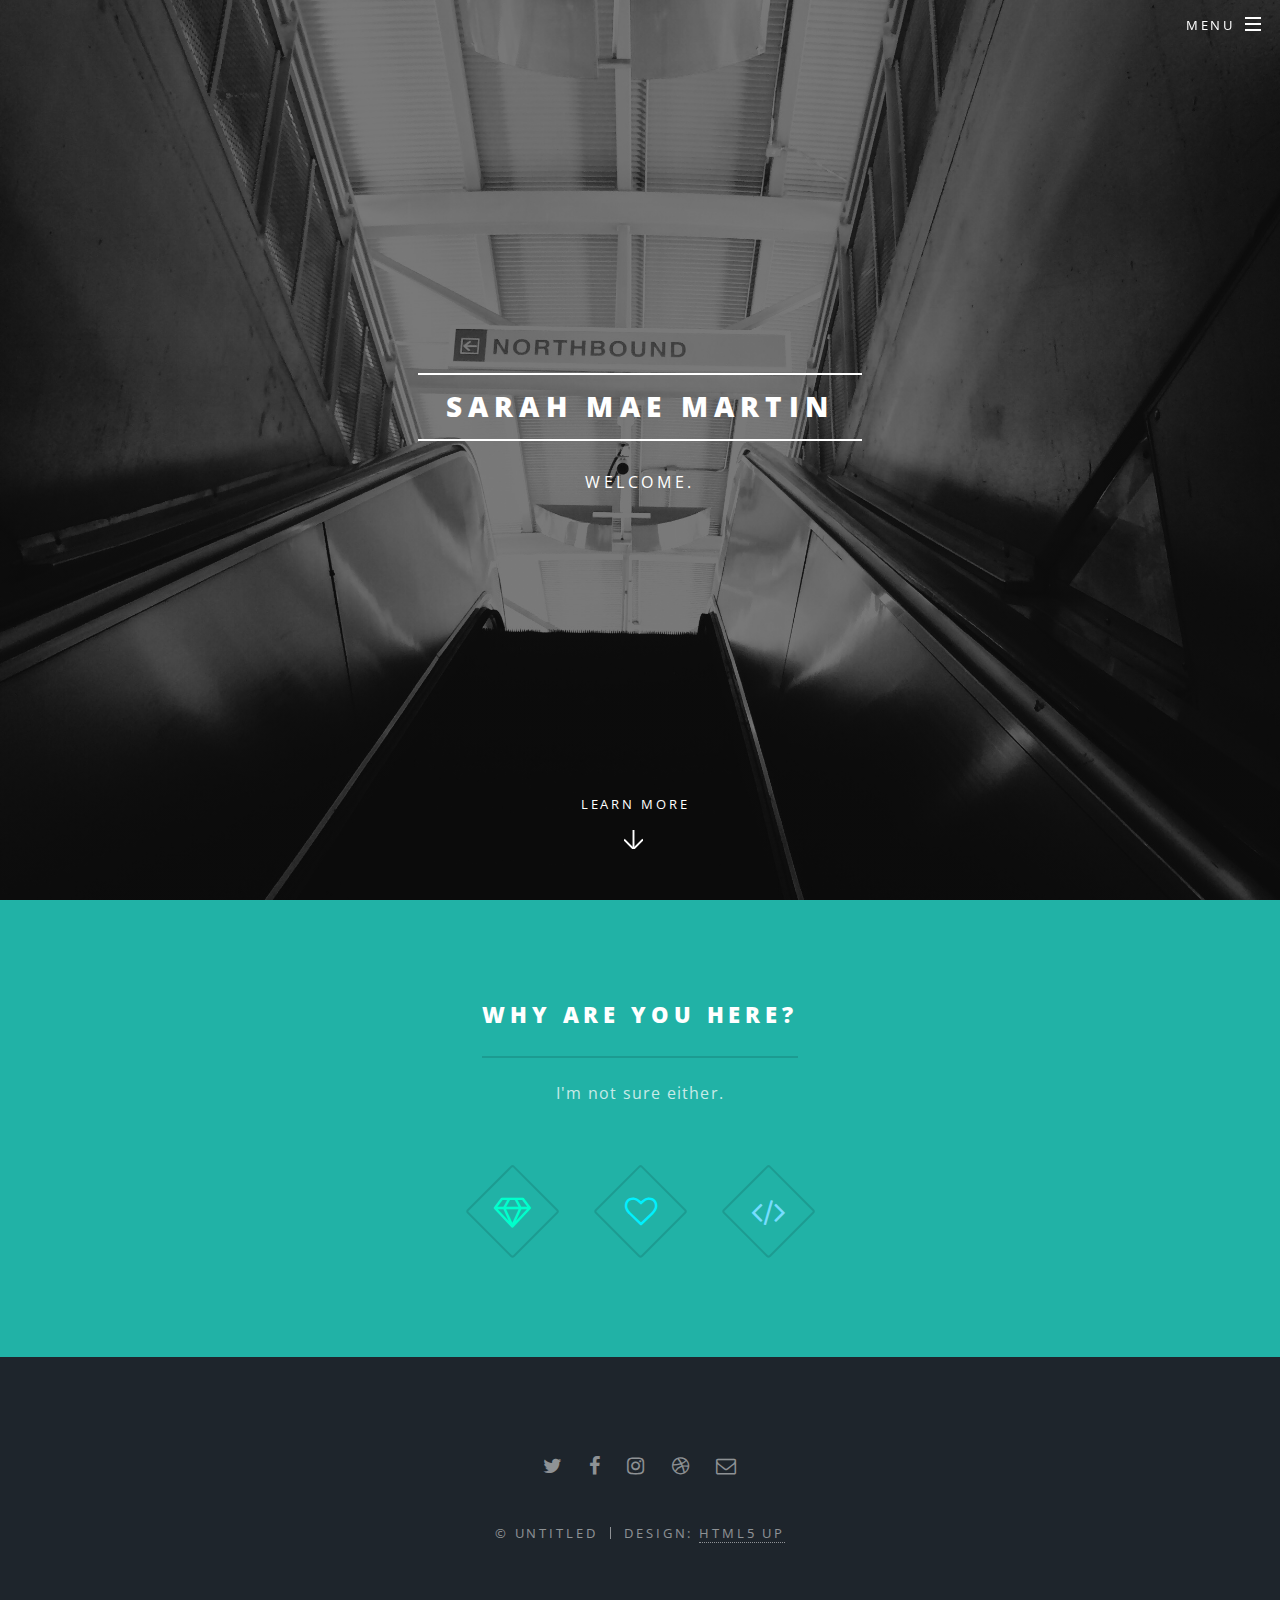
<file: index.html>
<!DOCTYPE HTML>
<!--
	Spectral by HTML5 UP
	html5up.net | @ajlkn
	Free for personal and commercial use under the CCA 3.0 license (html5up.net/license)
-->
<html>
	<head>
		<title>Sarah Mae Martin</title>
		<meta charset="utf-8" />
		<meta name="viewport" content="width=device-width, initial-scale=1" />
		<!--[if lte IE 8]><script src="assets/js/ie/html5shiv.js"></script><![endif]-->
		<link rel="stylesheet" href="assets/css/main.css" />
		<!--[if lte IE 8]><link rel="stylesheet" href="assets/css/ie8.css" /><![endif]-->
		<!--[if lte IE 9]><link rel="stylesheet" href="assets/css/ie9.css" /><![endif]-->
	</head>
	<body class="landing">

		<!-- Page Wrapper -->
			<div id="page-wrapper">

				<!-- Header -->
					<header id="header" class="alt">
						<h1><a href="index.html">Sarah Mae Martin</a></h1>
						<nav id="nav">
							<ul>
								<li class="special">
									<a href="#menu" class="menuToggle"><span>Menu</span></a>
									<div id="menu">
										<ul>
											<li><a href="index.html">Home</a></li>
											<li><a href="about/generic.html">About Me</a></li>
											<li><a href="portfolio/elements.html">Portfolio</a></li>
										</ul>
									</div>
								</li>
							</ul>
						</nav>
					</header>

				<!-- Banner -->
					<section id="banner">
						<div class="inner">
							<h2>Sarah Mae Martin</h2>
							<p>Welcome.</p>
						</div>
						<a href="#one" class="more scrolly">Learn More</a>
					</section>

				<!-- One -->
					<section id="one" class="wrapper style1 special">
						<div class="inner">
							<header class="major">
								<h2>Why are you here?</h2>
								<p>I'm not sure either.</p>
							</header>
							<ul class="icons major">
								<li><span class="icon fa-diamond major style1"><span class="label">Lorem</span></span></li>
								<li><span class="icon fa-heart-o major style2"><span class="label">Ipsum</span></span></li>
								<li><span class="icon fa-code major style3"><span class="label">Dolor</span></span></li>
							</ul>
						</div>
					</section>


				<!-- Footer -->
					<footer id="footer">
						<ul class="icons">
							<li><a href="http://marvel.com/characters/8/captain_america" class="icon fa-twitter"><span class="label">Twitter</span></a></li>
							<li><a href="http://marvel.com/characters/65/winter_soldier" class="icon fa-facebook"><span class="label">Facebook</span></a></li>
							<li><a href="http://marvel.com/characters/29/iron_man" class="icon fa-instagram"><span class="label">Instagram</span></a></li>
							<li><a href="http://dc.wikia.com/wiki/Flash:_Flashpoint" class="icon fa-dribbble"><span class="label">Dribbble</span></a></li>
							<li><a href="http://marvel.com/characters/9/captain_marvel" class="icon fa-envelope-o"><span class="label">Email</span></a></li>
						</ul>
						<ul class="copyright">
							<li>&copy; Untitled</li><li>Design: <a href="http://html5up.net">HTML5 UP</a></li>
						</ul>
					</footer>

			</div>

		<!-- Scripts -->
			<script src="assets/js/jquery.min.js"></script>
			<script src="assets/js/jquery.scrollex.min.js"></script>
			<script src="assets/js/jquery.scrolly.min.js"></script>
			<script src="assets/js/skel.min.js"></script>
			<script src="assets/js/util.js"></script>
			<!--[if lte IE 8]><script src="assets/js/ie/respond.min.js"></script><![endif]-->
			<script src="assets/js/main.js"></script>

	</body>
</html>
</file>
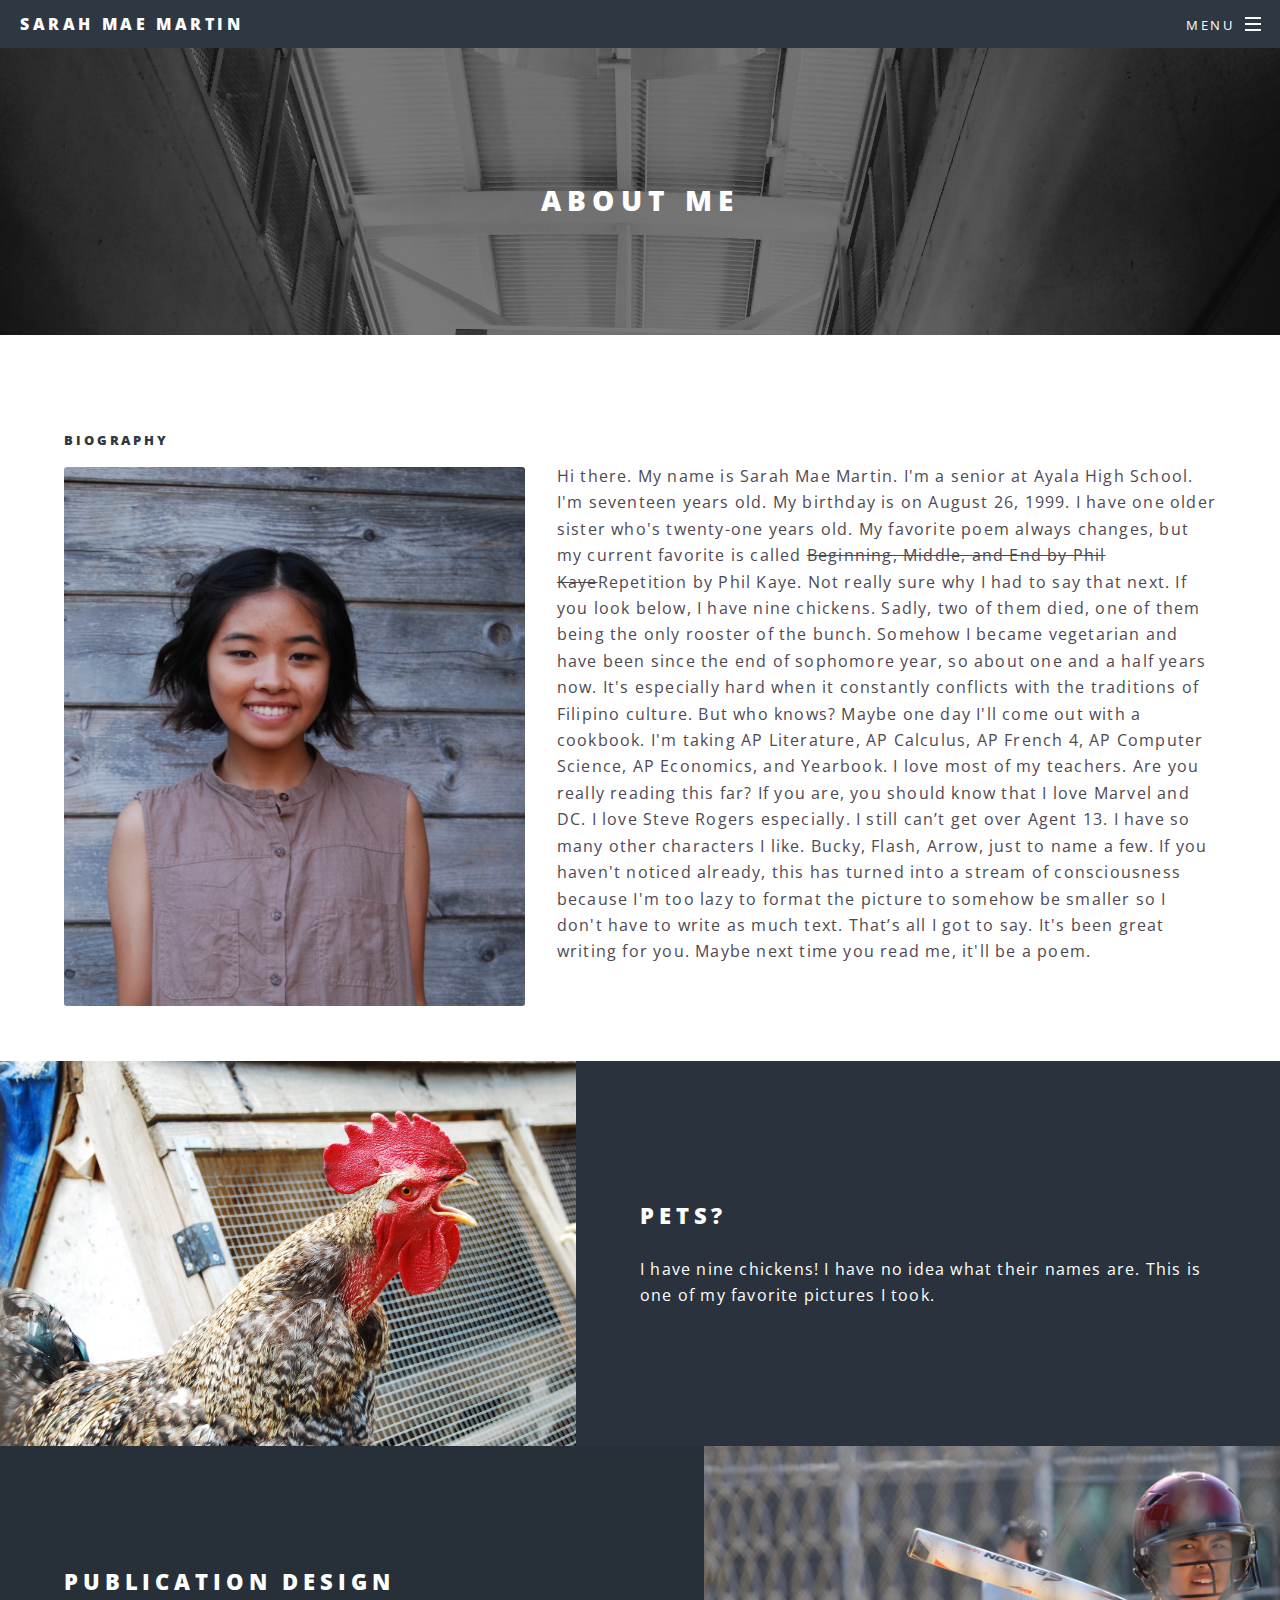
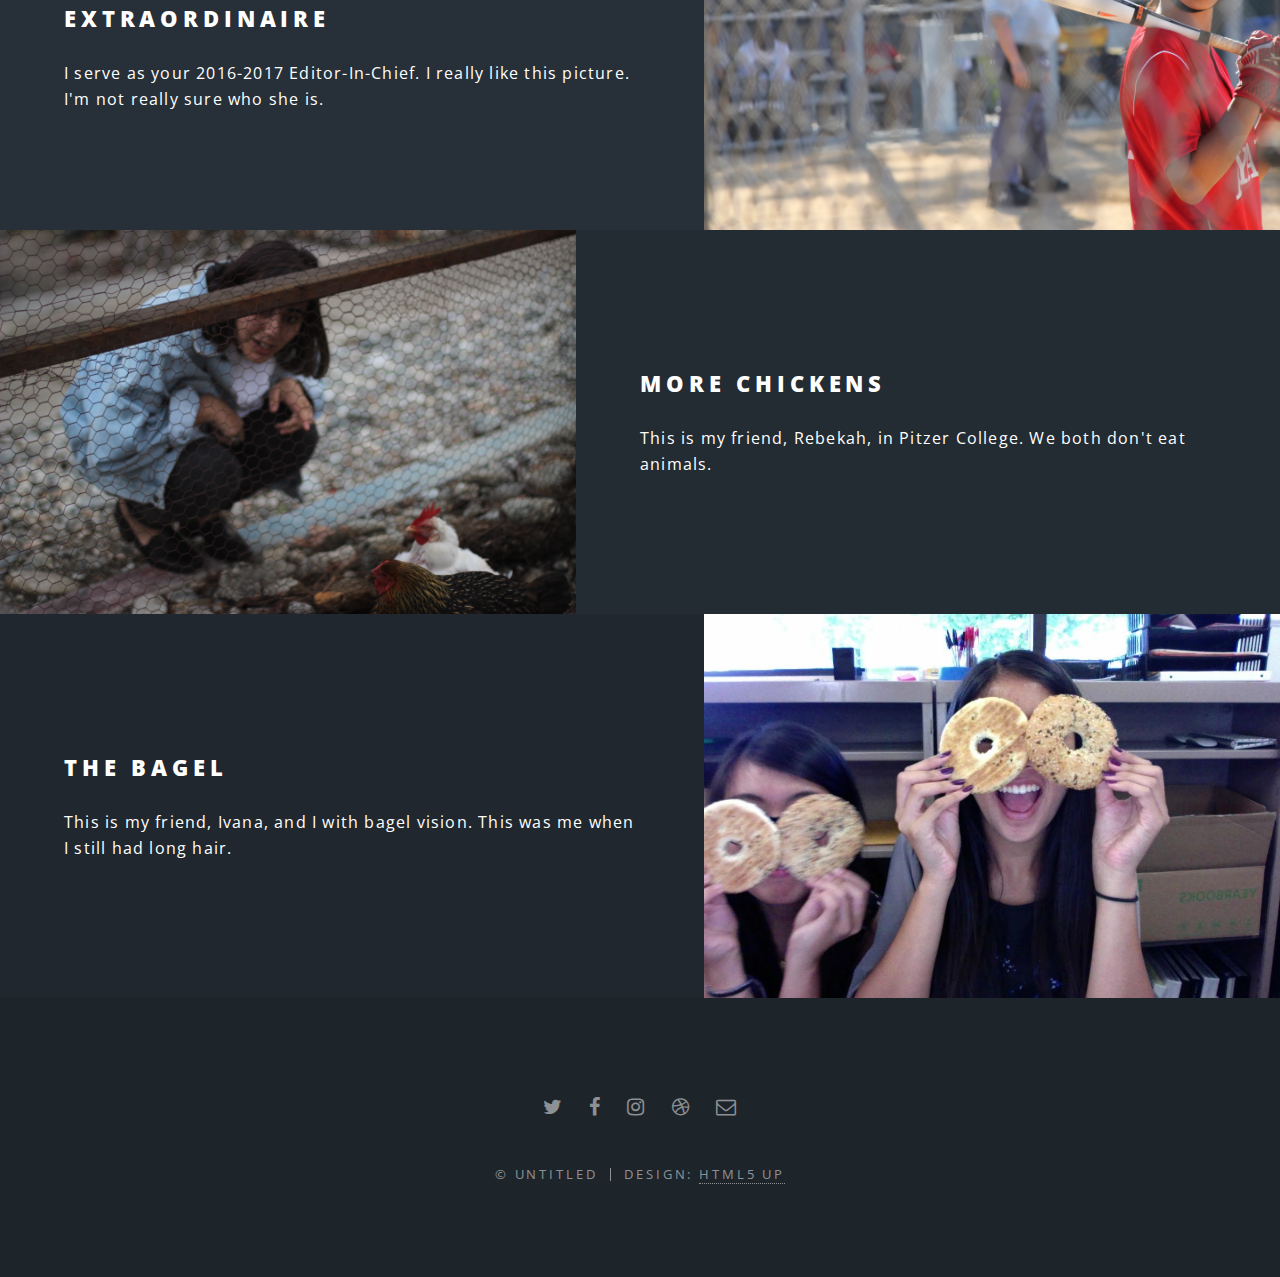
<file: about/generic.html>
<!DOCTYPE HTML>
<!--
	Spectral by HTML5 UP
	html5up.net | @ajlkn
	Free for personal and commercial use under the CCA 3.0 license (html5up.net/license)
-->
<html>
	<head>
		<title>Sarah Mae Martin</title>
		<meta charset="utf-8" />
		<meta name="viewport" content="width=device-width, initial-scale=1" />
		<!--[if lte IE 8]><script src="../assets/js/ie/html5shiv.js"></script><![endif]-->
		<link rel="stylesheet" href="../assets/css/main.css" />
		<!--[if lte IE 8]><link rel="stylesheet" href="../assets/css/ie8.css" /><![endif]-->
		<!--[if lte IE 9]><link rel="stylesheet" href="../assets/css/ie9.css" /><![endif]-->
	</head>
	<body>

		<!-- Page Wrapper -->
			<div id="page-wrapper">

				<!-- Header -->
					<header id="header">
						<h1><a href="../index.html">Sarah Mae Martin</a></h1>
						<nav id="nav">
							<ul>
								<li class="special">
									<a href="#menu" class="menuToggle"><span>Menu</span></a>
									<div id="menu">
										<ul>
											<li><a href="../index.html">Home</a></li>
											<li><a href="../about/generic.html">About Me</a></li>
											<li><a href="../portfolio/elements.html">Portfolio</a></li>
										</ul>
									</div>
								</li>
							</ul>
						</nav>
					</header>

				<!-- Main -->
					<article id="main">
						<header>
							<h2>About Me</h2>
						</header>

							<section class="wrapper style5">
								<div class="inner">
									<section>
										<h5>Biography</h5>
										<p><span class="image left"><img src="images/DSC_0762.jpg" height="25%" width="25%" alt="" /></span>Hi there. My name is Sarah Mae Martin. I'm a senior at Ayala High School. I'm seventeen years old. My birthday is on August 26, 1999. I have one older sister who's twenty-one years old. My favorite poem always changes, but my current favorite is called <s>Beginning, Middle, and End by Phil Kaye</s>Repetition by Phil Kaye. Not really sure why I had to say that next. If you look below, I have nine chickens. Sadly, two of them died, one of them being the only rooster of the bunch. Somehow I became vegetarian and have been since the end of sophomore year, so about one and a half years now. It's especially hard when it constantly conflicts with the traditions of Filipino culture. But who knows? Maybe one day I'll come out with a cookbook. I'm taking AP Literature, AP Calculus, AP French 4, AP Computer Science, AP Economics, and Yearbook. I love most of my teachers. Are you really reading this far? If you are, you should know that I love Marvel and DC. I love Steve Rogers especially. I still can’t get over Agent 13. I have so many other characters I like. Bucky, Flash, Arrow, just to name a few. If you haven't noticed already, this has turned into a stream of consciousness because I'm too lazy to format the picture to somehow be smaller so I don't have to write as much text. That’s all I got to say. It's been great writing for you. Maybe next time you read me, it'll be a poem.</p>


								</div>
							</section>
						</section>



						<section id="two" class="wrapper alt style2">
							<section class="spotlight">
								<div class="image"><img src="images/IMG_6890.jpg" alt="" /></div><div class="content">
									<h2>Pets?</h2>
									<p>I have nine chickens! I have no idea what their names are. This is one of my favorite pictures I took.</p>
								</div>
							</section>
							<section class="spotlight">
								<div class="image"><img src="images/IMG_6891.jpg" alt="" /></div><div class="content">
									<h2>Publication Design Extraordinaire</h2>
									<p>I serve as your 2016-2017 Editor-In-Chief. I really like this picture. I'm not really sure who she is.</p>
								</div>
							</section>
							<section class="spotlight">
								<div class="image"><img src="images/IMG_6892.jpg" alt="" /></div><div class="content">
									<h2>More Chickens</h2>
									<p>This is my friend, Rebekah, in Pitzer College. We both don't eat animals.</p>
								</div>
							</section>
							<section class="spotlight">
								<div class="image"><img src="images/IMG_7097.jpg" alt="" /></div><div class="content">
									<h2>The Bagel</h2>
									<p>This is my friend, Ivana, and I with bagel vision. This was me when I still had long hair.</p>
								</div>
							</section>



						</section>





					</article>

				<!-- Footer -->
					<footer id="footer">
						<ul class="icons">
							<li><a href="http://marvel.com/characters/8/captain_america" class="icon fa-twitter"><span class="label">Twitter</span></a></li>
							<li><a href="http://marvel.com/characters/65/winter_soldier" class="icon fa-facebook"><span class="label">Facebook</span></a></li>
							<li><a href="http://marvel.com/characters/29/iron_man" class="icon fa-instagram"><span class="label">Instagram</span></a></li>
							<li><a href="http://dc.wikia.com/wiki/Flash:_Flashpoint" class="icon fa-dribbble"><span class="label">Dribbble</span></a></li>
							<li><a href="http://marvel.com/characters/9/captain_marvel" class="icon fa-envelope-o"><span class="label">Email</span></a></li>
						</ul>
						<ul class="copyright">
							<li>&copy; Untitled</li><li>Design: <a href="http://html5up.net">HTML5 UP</a></li>
						</ul>
					</footer>

			</div>

		<!-- Scripts -->
			<script src="../assets/js/jquery.min.js"></script>
			<script src="../assets/js/jquery.scrollex.min.js"></script>
			<script src="../assets/js/jquery.scrolly.min.js"></script>
			<script src="../assets/js/skel.min.js"></script>
			<script src="../assets/js/util.js"></script>
			<!--[if lte IE 8]><script src="../assets/js/ie/respond.min.js"></script><![endif]-->
			<script src="../assets/js/main.js"></script>

	</body>
</html>
</file>
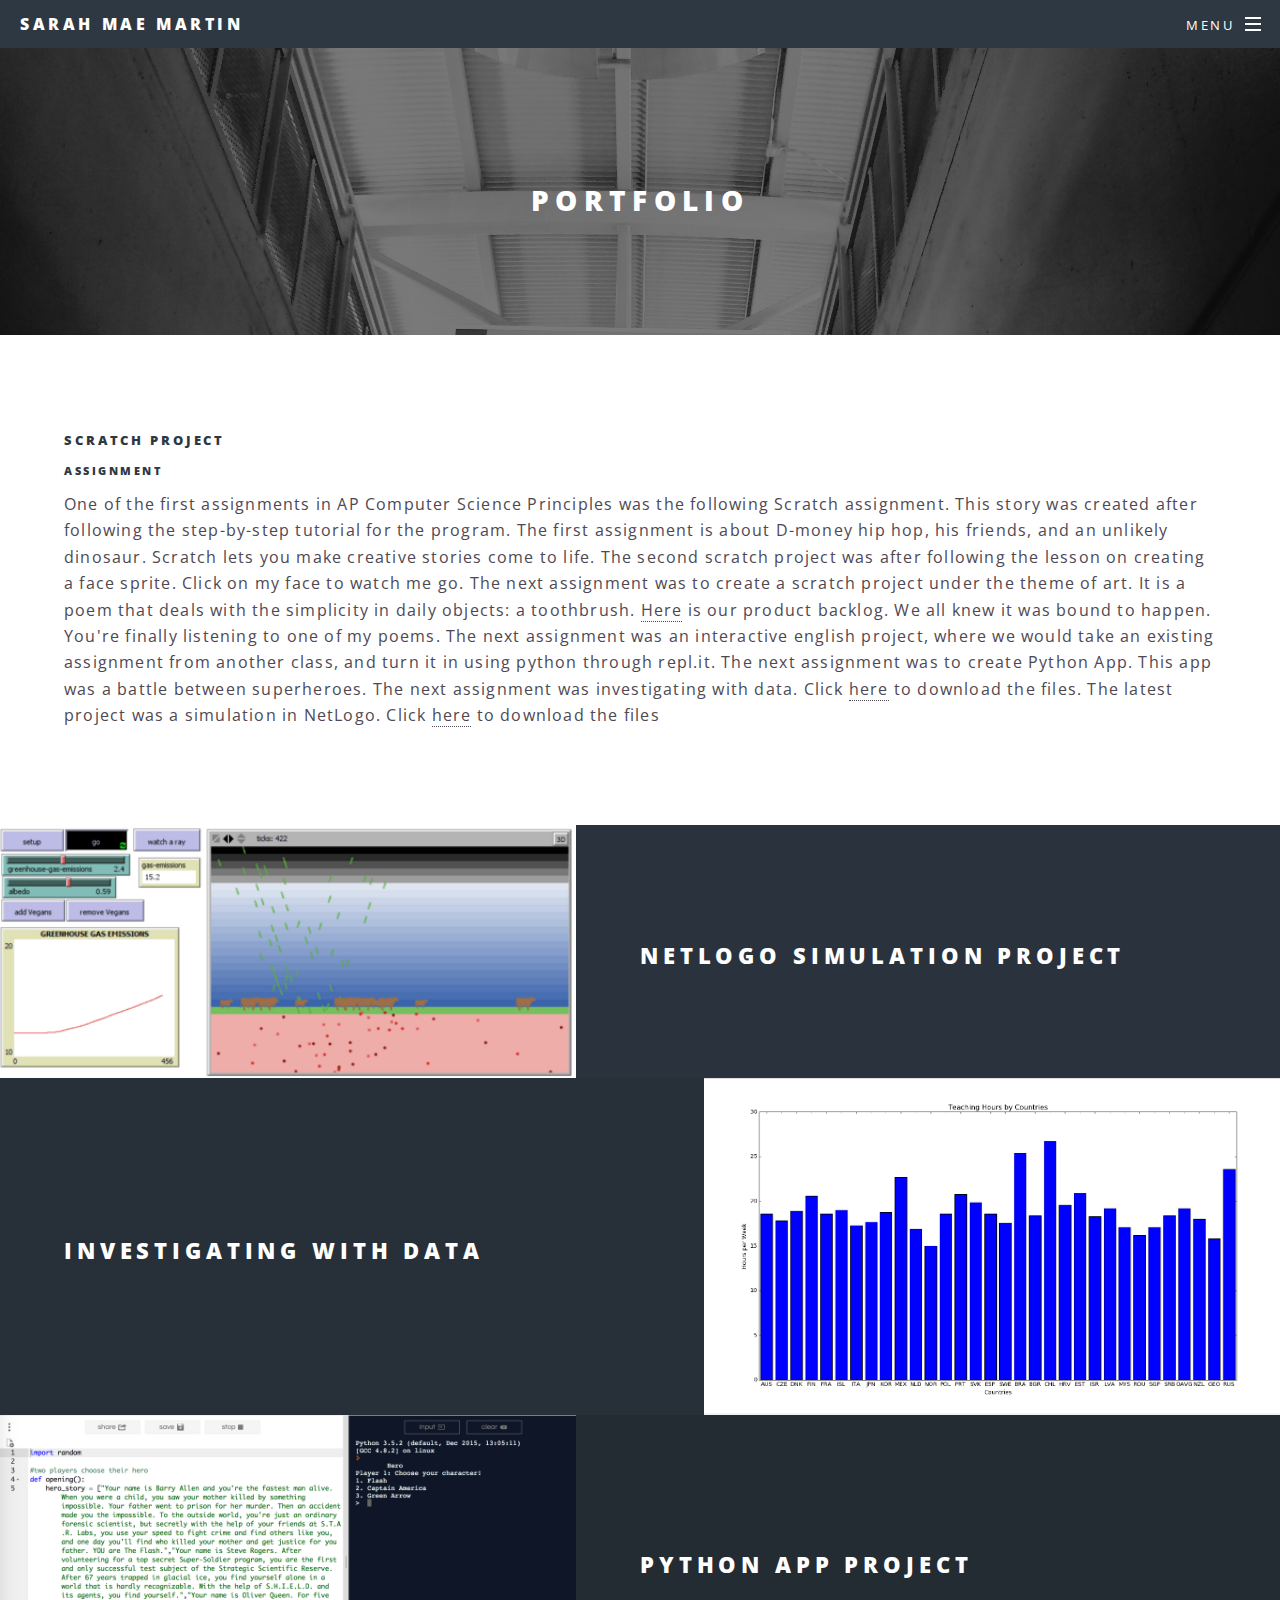
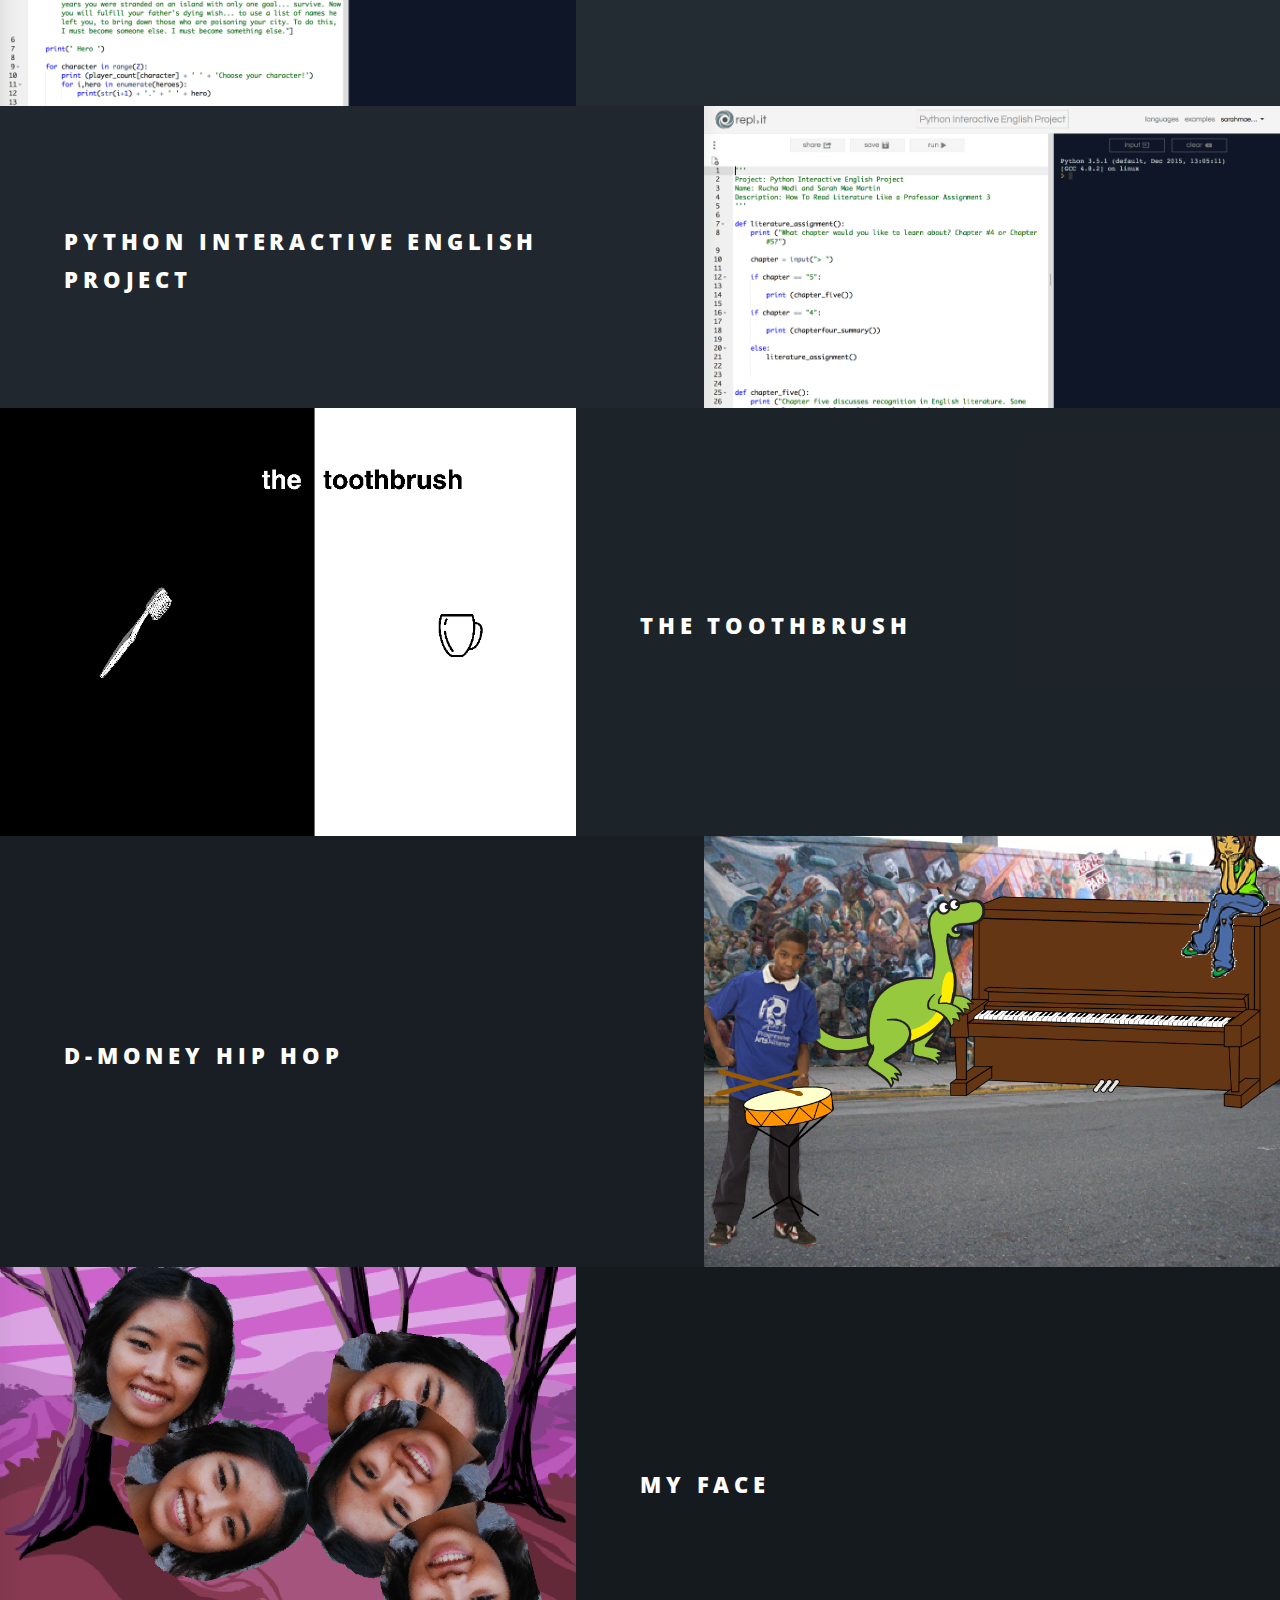
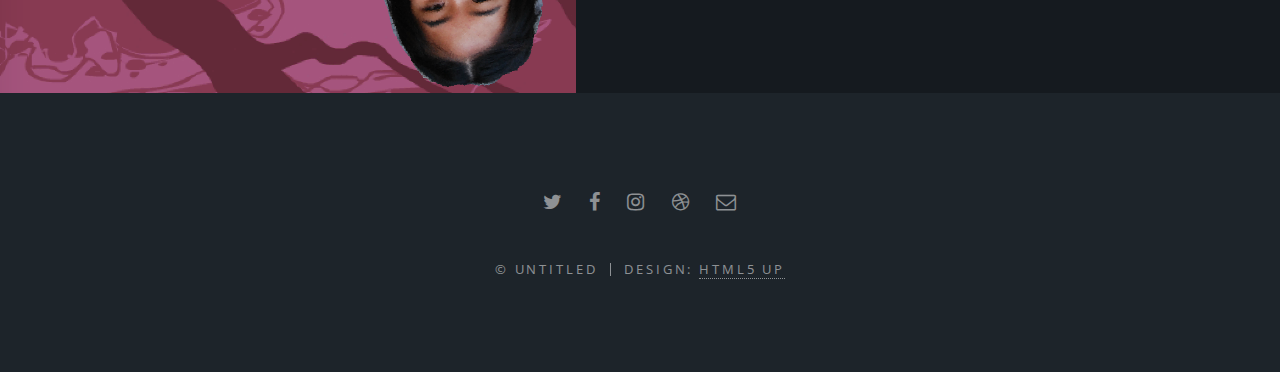
<file: portfolio/elements.html>
<!DOCTYPE HTML>
<!--
	Spectral by HTML5 UP
	html5up.net | @ajlkn
	Free for personal and commercial use under the CCA 3.0 license (html5up.net/license)
-->
<html>
	<head>
		<title>Sarah Mae Martin</title>
		<meta charset="utf-8" />
		<meta name="viewport" content="width=device-width, initial-scale=1" />
		<!--[if lte IE 8]><script src="../assets/js/ie/html5shiv.js"></script><![endif]-->
		<link rel="stylesheet" href="../assets/css/main.css" />
		<!--[if lte IE 8]><link rel="stylesheet" href="../assets/css/ie8.css" /><![endif]-->
		<!--[if lte IE 9]><link rel="stylesheet" href="../assets/css/ie9.css" /><![endif]-->
	</head>
	<body>

		<!-- Page Wrapper -->
			<div id="page-wrapper">

				<!-- Header -->
					<header id="header">
						<h1><a href="../index.html">Sarah Mae Martin</a></h1>
						<nav id="nav">
							<ul>
								<li class="special">
									<a href="#menu" class="menuToggle"><span>Menu</span></a>
									<div id="menu">
										<ul>
											<li><a href="../index.html">Home</a></li>
											<li><a href="../about/generic.html">About Me</a></li>
											<li><a href="../portfolio/elements.html">Portfolio</a></li>
										</ul>
									</div>
								</li>
							</ul>
						</nav>
					</header>

				<!-- Main -->
					<article id="main">
						<header>
							<h2>Portfolio</h2>
						</header>
						<section class="wrapper style5">
							<div class="inner">
								<section>
									<h5>Scratch Project</h5>
									<h6>Assignment</h6>
									<p>One of the first assignments in AP Computer Science Principles was the following Scratch assignment. This story was created after following the step-by-step tutorial for the program. The first assignment is about D-money hip hop, his friends, and an unlikely dinosaur. Scratch lets you make creative stories come to life. The second scratch project was after following the lesson on creating a face sprite. Click on my face to watch me go. The next assignment was to create a scratch project under the theme of art. It is a poem that deals with the simplicity in daily objects: a toothbrush. <a href="../portfolio/backlog/backlog.xlsx">Here</a> is our product backlog. We all knew it was bound to happen. You're finally listening to one of my poems. The next assignment was an interactive english project, where we would take an existing assignment from another class, and turn it in using python through repl.it. The next assignment was to create Python App. This app was a battle between superheroes. The next assignment was investigating with data. Click <a href="../portfolio/visualization/3.2.7.kayleehernandez.sarahmaemartin.zip">here</a> to download the files. The latest project was a simulation in NetLogo. Click <a href="../portfolio/netlogo/4.2.3SarahMaeMartin&AngelinKim.zip">here</a> to download the files</p></section>
							</div>

					</article>
					<section id="two" class="wrapper alt style2">
							<section class="spotlight">
							<div class="image"><img src="netlogo/simulation.png" alt="" /></div><div class="content"></a>
								<h2>NetLogo Simulation Project</h2>
							</div>
						</section>
						
						<section class="spotlight">
							<div class="image"><img src="visualization/chart.PNG" alt="" /></div><div class="content"></a>
								<h2>Investigating with Data</h2>
							</div>
						</section>

						<section class="spotlight">
							<div class="image"><a href="https://repl.it/DwiG/56"><img src="images/hero.png" alt="" /></div><div class="content"></a>
								<h2>Python App Project</h2>

							</div>
						</section>
						
						<section class="spotlight">
							<div class="image"><a href="https://repl.it/DdT1/48"><img src="images/python.png" alt="" /></div><div class="content"></a>
								<h2>Python Interactive English Project</h2>

							</div>
						</section>

						<section class="spotlight">
							<div class="image"><a href="https://scratch.mit.edu/projects/120027337/"><img src="images/art.png" alt="" /></div><div class="content"></a>
								<h2>The Toothbrush</h2>

							</div>
						</section>
						<section class="spotlight">
							<div class="image"><a href="https://scratch.mit.edu/projects/119002933/"><img src="images/dino/dino.png" alt="" /></div><div class="content"></a>
								<h2>D-Money Hip Hop</h2>

							</div>
						</section>
						<section class="spotlight">
							<div class="image"><a href="https://scratch.mit.edu/projects/119010749/"><img src="images/me/me.png" alt="" /></div><div class="content"></a>
								<h2>My Face</h2>

							</div>
						</section>



				<!-- Footer -->
					<footer id="footer">
						<ul class="icons">
							<li><a href="http://marvel.com/characters/8/captain_america" class="icon fa-twitter"><span class="label">Twitter</span></a></li>
							<li><a href="http://marvel.com/characters/65/winter_soldier" class="icon fa-facebook"><span class="label">Facebook</span></a></li>
							<li><a href="http://marvel.com/characters/29/iron_man" class="icon fa-instagram"><span class="label">Instagram</span></a></li>
							<li><a href="http://dc.wikia.com/wiki/Flash:_Flashpoint" class="icon fa-dribbble"><span class="label">Dribbble</span></a></li>
							<li><a href="http://marvel.com/characters/9/captain_marvel" class="icon fa-envelope-o"><span class="label">Email</span></a></li>
						</ul>
						<ul class="copyright">
							<li>&copy; Untitled</li><li>Design: <a href="http://html5up.net">HTML5 UP</a></li>
						</ul>
					</footer>

			</div>

		<!-- Scripts -->
			<script src="../assets/js/jquery.min.js"></script>
			<script src="../assets/js/jquery.scrollex.min.js"></script>
			<script src="../assets/js/jquery.scrolly.min.js"></script>
			<script src="../assets/js/skel.min.js"></script>
			<script src="../assets/js/util.js"></script>
			<!--[if lte IE 8]><script src="../assets/js/ie/respond.min.js"></script><![endif]-->
			<script src="../assets/js/main.js"></script>

	</body>
</html>
</file>
<file: assets/css/ie8.css>
/*
	Spectral by HTML5 UP
	html5up.net | @ajlkn
	Free for personal and commercial use under the CCA 3.0 license (html5up.net/license)
*/

/* Icon */

	.icon.major {
		border: none;
	}

		.icon.major:before {
			font-size: 3em;
		}

/* Form */

	label {
		color: #2E3842;
	}

	input[type="text"],
	input[type="password"],
	input[type="email"],
	select,
	textarea {
		border: solid 1px #dfdfdf;
	}

/* Button */

	input[type="submit"],
	input[type="reset"],
	input[type="button"],
	button,
	.button {
		border: solid 2px #dfdfdf;
	}

		input[type="submit"].special,
		input[type="reset"].special,
		input[type="button"].special,
		button.special,
		.button.special {
			border: 0 !important;
		}

/* Page Wrapper + Menu */

	#menu {
		display: none;
	}

	body.is-menu-visible #menu {
		display: block;
	}

/* Header */

	#header nav > ul > li > a.menuToggle:after {
		display: none;
	}

/* Banner + Wrapper (style4) */

	#banner,
	.wrapper.style4 {
		-ms-behavior: url("assets/js/ie/backgroundsize.min.htc");
	}

		#banner:before,
		.wrapper.style4:before {
			display: none;
		}

/* Banner */

	#banner .more {
		height: 4em;
	}

		#banner .more:after {
			display: none;
		}

/* Main */

	#main > header {
		-ms-behavior: url("assets/js/ie/backgroundsize.min.htc");
	}

		#main > header:before {
			display: none;
		}
</file>
<file: assets/css/ie9.css>
/*
	Spectral by HTML5 UP
	html5up.net | @ajlkn
	Free for personal and commercial use under the CCA 3.0 license (html5up.net/license)
*/

/* Spotlight */

	.spotlight {
		display: block;
	}

		.spotlight .image {
			display: inline-block;
			vertical-align: top;
		}

		.spotlight .content {
			padding: 4em 4em 2em 4em ;
			display: inline-block;
		}

		.spotlight:after {
			clear: both;
			content: '';
			display: block;
		}

/* Features */

	.features {
		display: block;
	}

		.features li {
			float: left;
		}

		.features:after {
			content: '';
			display: block;
			clear: both;
		}

/* Banner + Wrapper (style4) */

	#banner,
	.wrapper.style4 {
		background-image: url("../../images/banner.jpg");
		background-position: center center;
		background-repeat: no-repeat;
		background-size: cover;
		position: relative;
	}

		#banner:before,
		.wrapper.style4:before {
			background: #000000;
			content: '';
			height: 100%;
			left: 0;
			opacity: 0.5;
			position: absolute;
			top: 0;
			width: 100%;
		}

		#banner .inner,
		.wrapper.style4 .inner {
			position: relative;
			z-index: 1;
		}

/* Banner */

	#banner {
		padding: 14em 0 12em 0 ;
		height: auto;
	}

		#banner:after {
			display: none;
		}

/* CTA */

	#cta .inner header {
		float: left;
	}

	#cta .inner .actions {
		float: left;
	}

	#cta .inner:after {
		clear: both;
		content: '';
		display: block;
	}

/* Main */

	#main > header {
		background-image: url("../../images/banner.jpg");
		background-position: center center;
		background-repeat: no-repeat;
		background-size: cover;
		position: relative;
	}

		#main > header:before {
			background: #000000;
			content: '';
			height: 100%;
			left: 0;
			opacity: 0.5;
			position: absolute;
			top: 0;
			width: 100%;
		}

		#main > header > * {
			position: relative;
			z-index: 1;
		}
</file>
<file: assets/css/main.css>
@import url(font-awesome.min.css);
@import url("http://fonts.googleapis.com/css?family=Open+Sans:400,400italic,600,600italic,800,800italic");

/*
	Spectral by HTML5 UP
	html5up.net | @ajlkn
	Free for personal and commercial use under the CCA 3.0 license (html5up.net/license)
*/

/* Reset */

	html, body, div, span, applet, object, iframe, h1, h2, h3, h4, h5, h6, p, blockquote, pre, a, abbr, acronym, address, big, cite, code, del, dfn, em, img, ins, kbd, q, s, samp, small, strike, strong, sub, sup, tt, var, b, u, i, center, dl, dt, dd, ol, ul, li, fieldset, form, label, legend, table, caption, tbody, tfoot, thead, tr, th, td, article, aside, canvas, details, embed, figure, figcaption, footer, header, hgroup, menu, nav, output, ruby, section, summary, time, mark, audio, video {
		margin: 0;
		padding: 0;
		border: 0;
		font-size: 100%;
		font: inherit;
		vertical-align: baseline;
	}

	article, aside, details, figcaption, figure, footer, header, hgroup, menu, nav, section {
		display: block;
	}

	body {
		line-height: 1;
	}

	ol, ul {
		list-style: none;
	}

	blockquote, q {
		quotes: none;
	}


	blockquote:before, blockquote:after, q:before, q:after {
		content: '';
		content: none;
	}

	table {
		border-collapse: collapse;
		border-spacing: 0;
	}

	body {
		-webkit-text-size-adjust: none;
	}

/* Box Model */

	*, *:before, *:after {
		-moz-box-sizing: border-box;
		-webkit-box-sizing: border-box;
		box-sizing: border-box;
	}

/* Grid */

	.row {
		border-bottom: solid 1px transparent;
		-moz-box-sizing: border-box;
		-webkit-box-sizing: border-box;
		box-sizing: border-box;
	}

	.row > * {
		float: left;
		-moz-box-sizing: border-box;
		-webkit-box-sizing: border-box;
		box-sizing: border-box;
	}

	.row:after, .row:before {
		content: '';
		display: block;
		clear: both;
		height: 0;
	}

	.row.uniform > * > :first-child {
		margin-top: 0;
	}

	.row.uniform > * > :last-child {
		margin-bottom: 0;
	}

	.row.\30 \25 > * {
		padding: 0 0 0 0em;
	}

	.row.\30 \25 {
		margin: 0 0 -1px 0em;
	}

	.row.uniform.\30 \25 > * {
		padding: 0em 0 0 0em;
	}

	.row.uniform.\30 \25 {
		margin: 0em 0 -1px 0em;
	}

	.row > * {
		padding: 0 0 0 1.5em;
	}

	.row {
		margin: 0 0 -1px -1.5em;
	}

	.row.uniform > * {
		padding: 1.5em 0 0 1.5em;
	}

	.row.uniform {
		margin: -1.5em 0 -1px -1.5em;
	}

	.row.\32 00\25 > * {
		padding: 0 0 0 3em;
	}

	.row.\32 00\25 {
		margin: 0 0 -1px -3em;
	}

	.row.uniform.\32 00\25 > * {
		padding: 3em 0 0 3em;
	}

	.row.uniform.\32 00\25 {
		margin: -3em 0 -1px -3em;
	}

	.row.\31 50\25 > * {
		padding: 0 0 0 2.25em;
	}

	.row.\31 50\25 {
		margin: 0 0 -1px -2.25em;
	}

	.row.uniform.\31 50\25 > * {
		padding: 2.25em 0 0 2.25em;
	}

	.row.uniform.\31 50\25 {
		margin: -2.25em 0 -1px -2.25em;
	}

	.row.\35 0\25 > * {
		padding: 0 0 0 0.75em;
	}

	.row.\35 0\25 {
		margin: 0 0 -1px -0.75em;
	}

	.row.uniform.\35 0\25 > * {
		padding: 0.75em 0 0 0.75em;
	}

	.row.uniform.\35 0\25 {
		margin: -0.75em 0 -1px -0.75em;
	}

	.row.\32 5\25 > * {
		padding: 0 0 0 0.375em;
	}

	.row.\32 5\25 {
		margin: 0 0 -1px -0.375em;
	}

	.row.uniform.\32 5\25 > * {
		padding: 0.375em 0 0 0.375em;
	}

	.row.uniform.\32 5\25 {
		margin: -0.375em 0 -1px -0.375em;
	}

	.\31 2u, .\31 2u\24 {
		width: 100%;
		clear: none;
		margin-left: 0;
	}

	.\31 1u, .\31 1u\24 {
		width: 91.6666666667%;
		clear: none;
		margin-left: 0;
	}

	.\31 0u, .\31 0u\24 {
		width: 83.3333333333%;
		clear: none;
		margin-left: 0;
	}

	.\39 u, .\39 u\24 {
		width: 75%;
		clear: none;
		margin-left: 0;
	}

	.\38 u, .\38 u\24 {
		width: 66.6666666667%;
		clear: none;
		margin-left: 0;
	}

	.\37 u, .\37 u\24 {
		width: 58.3333333333%;
		clear: none;
		margin-left: 0;
	}

	.\36 u, .\36 u\24 {
		width: 50%;
		clear: none;
		margin-left: 0;
	}

	.\35 u, .\35 u\24 {
		width: 41.6666666667%;
		clear: none;
		margin-left: 0;
	}

	.\34 u, .\34 u\24 {
		width: 33.3333333333%;
		clear: none;
		margin-left: 0;
	}

	.\33 u, .\33 u\24 {
		width: 25%;
		clear: none;
		margin-left: 0;
	}

	.\32 u, .\32 u\24 {
		width: 16.6666666667%;
		clear: none;
		margin-left: 0;
	}

	.\31 u, .\31 u\24 {
		width: 8.3333333333%;
		clear: none;
		margin-left: 0;
	}

	.\31 2u\24 + *,
	.\31 1u\24 + *,
	.\31 0u\24 + *,
	.\39 u\24 + *,
	.\38 u\24 + *,
	.\37 u\24 + *,
	.\36 u\24 + *,
	.\35 u\24 + *,
	.\34 u\24 + *,
	.\33 u\24 + *,
	.\32 u\24 + *,
	.\31 u\24 + * {
		clear: left;
	}

	.\-11u {
		margin-left: 91.66667%;
	}

	.\-10u {
		margin-left: 83.33333%;
	}

	.\-9u {
		margin-left: 75%;
	}

	.\-8u {
		margin-left: 66.66667%;
	}

	.\-7u {
		margin-left: 58.33333%;
	}

	.\-6u {
		margin-left: 50%;
	}

	.\-5u {
		margin-left: 41.66667%;
	}

	.\-4u {
		margin-left: 33.33333%;
	}

	.\-3u {
		margin-left: 25%;
	}

	.\-2u {
		margin-left: 16.66667%;
	}

	.\-1u {
		margin-left: 8.33333%;
	}

	@media screen and (max-width: 1680px) {

		.row > * {
			padding: 0 0 0 1.5em;
		}

		.row {
			margin: 0 0 -1px -1.5em;
		}

		.row.uniform > * {
			padding: 1.5em 0 0 1.5em;
		}

		.row.uniform {
			margin: -1.5em 0 -1px -1.5em;
		}

		.row.\32 00\25 > * {
			padding: 0 0 0 3em;
		}

		.row.\32 00\25 {
			margin: 0 0 -1px -3em;
		}

		.row.uniform.\32 00\25 > * {
			padding: 3em 0 0 3em;
		}

		.row.uniform.\32 00\25 {
			margin: -3em 0 -1px -3em;
		}

		.row.\31 50\25 > * {
			padding: 0 0 0 2.25em;
		}

		.row.\31 50\25 {
			margin: 0 0 -1px -2.25em;
		}

		.row.uniform.\31 50\25 > * {
			padding: 2.25em 0 0 2.25em;
		}

		.row.uniform.\31 50\25 {
			margin: -2.25em 0 -1px -2.25em;
		}

		.row.\35 0\25 > * {
			padding: 0 0 0 0.75em;
		}

		.row.\35 0\25 {
			margin: 0 0 -1px -0.75em;
		}

		.row.uniform.\35 0\25 > * {
			padding: 0.75em 0 0 0.75em;
		}

		.row.uniform.\35 0\25 {
			margin: -0.75em 0 -1px -0.75em;
		}

		.row.\32 5\25 > * {
			padding: 0 0 0 0.375em;
		}

		.row.\32 5\25 {
			margin: 0 0 -1px -0.375em;
		}

		.row.uniform.\32 5\25 > * {
			padding: 0.375em 0 0 0.375em;
		}

		.row.uniform.\32 5\25 {
			margin: -0.375em 0 -1px -0.375em;
		}

		.\31 2u\28xlarge\29, .\31 2u\24\28xlarge\29 {
			width: 100%;
			clear: none;
			margin-left: 0;
		}

		.\31 1u\28xlarge\29, .\31 1u\24\28xlarge\29 {
			width: 91.6666666667%;
			clear: none;
			margin-left: 0;
		}

		.\31 0u\28xlarge\29, .\31 0u\24\28xlarge\29 {
			width: 83.3333333333%;
			clear: none;
			margin-left: 0;
		}

		.\39 u\28xlarge\29, .\39 u\24\28xlarge\29 {
			width: 75%;
			clear: none;
			margin-left: 0;
		}

		.\38 u\28xlarge\29, .\38 u\24\28xlarge\29 {
			width: 66.6666666667%;
			clear: none;
			margin-left: 0;
		}

		.\37 u\28xlarge\29, .\37 u\24\28xlarge\29 {
			width: 58.3333333333%;
			clear: none;
			margin-left: 0;
		}

		.\36 u\28xlarge\29, .\36 u\24\28xlarge\29 {
			width: 50%;
			clear: none;
			margin-left: 0;
		}

		.\35 u\28xlarge\29, .\35 u\24\28xlarge\29 {
			width: 41.6666666667%;
			clear: none;
			margin-left: 0;
		}

		.\34 u\28xlarge\29, .\34 u\24\28xlarge\29 {
			width: 33.3333333333%;
			clear: none;
			margin-left: 0;
		}

		.\33 u\28xlarge\29, .\33 u\24\28xlarge\29 {
			width: 25%;
			clear: none;
			margin-left: 0;
		}

		.\32 u\28xlarge\29, .\32 u\24\28xlarge\29 {
			width: 16.6666666667%;
			clear: none;
			margin-left: 0;
		}

		.\31 u\28xlarge\29, .\31 u\24\28xlarge\29 {
			width: 8.3333333333%;
			clear: none;
			margin-left: 0;
		}

		.\31 2u\24\28xlarge\29 + *,
		.\31 1u\24\28xlarge\29 + *,
		.\31 0u\24\28xlarge\29 + *,
		.\39 u\24\28xlarge\29 + *,
		.\38 u\24\28xlarge\29 + *,
		.\37 u\24\28xlarge\29 + *,
		.\36 u\24\28xlarge\29 + *,
		.\35 u\24\28xlarge\29 + *,
		.\34 u\24\28xlarge\29 + *,
		.\33 u\24\28xlarge\29 + *,
		.\32 u\24\28xlarge\29 + *,
		.\31 u\24\28xlarge\29 + * {
			clear: left;
		}

		.\-11u\28xlarge\29 {
			margin-left: 91.66667%;
		}

		.\-10u\28xlarge\29 {
			margin-left: 83.33333%;
		}

		.\-9u\28xlarge\29 {
			margin-left: 75%;
		}

		.\-8u\28xlarge\29 {
			margin-left: 66.66667%;
		}

		.\-7u\28xlarge\29 {
			margin-left: 58.33333%;
		}

		.\-6u\28xlarge\29 {
			margin-left: 50%;
		}

		.\-5u\28xlarge\29 {
			margin-left: 41.66667%;
		}

		.\-4u\28xlarge\29 {
			margin-left: 33.33333%;
		}

		.\-3u\28xlarge\29 {
			margin-left: 25%;
		}

		.\-2u\28xlarge\29 {
			margin-left: 16.66667%;
		}

		.\-1u\28xlarge\29 {
			margin-left: 8.33333%;
		}

	}

	@media screen and (max-width: 1280px) {

		.row > * {
			padding: 0 0 0 1.5em;
		}

		.row {
			margin: 0 0 -1px -1.5em;
		}

		.row.uniform > * {
			padding: 1.5em 0 0 1.5em;
		}

		.row.uniform {
			margin: -1.5em 0 -1px -1.5em;
		}

		.row.\32 00\25 > * {
			padding: 0 0 0 3em;
		}

		.row.\32 00\25 {
			margin: 0 0 -1px -3em;
		}

		.row.uniform.\32 00\25 > * {
			padding: 3em 0 0 3em;
		}

		.row.uniform.\32 00\25 {
			margin: -3em 0 -1px -3em;
		}

		.row.\31 50\25 > * {
			padding: 0 0 0 2.25em;
		}

		.row.\31 50\25 {
			margin: 0 0 -1px -2.25em;
		}

		.row.uniform.\31 50\25 > * {
			padding: 2.25em 0 0 2.25em;
		}

		.row.uniform.\31 50\25 {
			margin: -2.25em 0 -1px -2.25em;
		}

		.row.\35 0\25 > * {
			padding: 0 0 0 0.75em;
		}

		.row.\35 0\25 {
			margin: 0 0 -1px -0.75em;
		}

		.row.uniform.\35 0\25 > * {
			padding: 0.75em 0 0 0.75em;
		}

		.row.uniform.\35 0\25 {
			margin: -0.75em 0 -1px -0.75em;
		}

		.row.\32 5\25 > * {
			padding: 0 0 0 0.375em;
		}

		.row.\32 5\25 {
			margin: 0 0 -1px -0.375em;
		}

		.row.uniform.\32 5\25 > * {
			padding: 0.375em 0 0 0.375em;
		}

		.row.uniform.\32 5\25 {
			margin: -0.375em 0 -1px -0.375em;
		}

		.\31 2u\28large\29, .\31 2u\24\28large\29 {
			width: 100%;
			clear: none;
			margin-left: 0;
		}

		.\31 1u\28large\29, .\31 1u\24\28large\29 {
			width: 91.6666666667%;
			clear: none;
			margin-left: 0;
		}

		.\31 0u\28large\29, .\31 0u\24\28large\29 {
			width: 83.3333333333%;
			clear: none;
			margin-left: 0;
		}

		.\39 u\28large\29, .\39 u\24\28large\29 {
			width: 75%;
			clear: none;
			margin-left: 0;
		}

		.\38 u\28large\29, .\38 u\24\28large\29 {
			width: 66.6666666667%;
			clear: none;
			margin-left: 0;
		}

		.\37 u\28large\29, .\37 u\24\28large\29 {
			width: 58.3333333333%;
			clear: none;
			margin-left: 0;
		}

		.\36 u\28large\29, .\36 u\24\28large\29 {
			width: 50%;
			clear: none;
			margin-left: 0;
		}

		.\35 u\28large\29, .\35 u\24\28large\29 {
			width: 41.6666666667%;
			clear: none;
			margin-left: 0;
		}

		.\34 u\28large\29, .\34 u\24\28large\29 {
			width: 33.3333333333%;
			clear: none;
			margin-left: 0;
		}

		.\33 u\28large\29, .\33 u\24\28large\29 {
			width: 25%;
			clear: none;
			margin-left: 0;
		}

		.\32 u\28large\29, .\32 u\24\28large\29 {
			width: 16.6666666667%;
			clear: none;
			margin-left: 0;
		}

		.\31 u\28large\29, .\31 u\24\28large\29 {
			width: 8.3333333333%;
			clear: none;
			margin-left: 0;
		}

		.\31 2u\24\28large\29 + *,
		.\31 1u\24\28large\29 + *,
		.\31 0u\24\28large\29 + *,
		.\39 u\24\28large\29 + *,
		.\38 u\24\28large\29 + *,
		.\37 u\24\28large\29 + *,
		.\36 u\24\28large\29 + *,
		.\35 u\24\28large\29 + *,
		.\34 u\24\28large\29 + *,
		.\33 u\24\28large\29 + *,
		.\32 u\24\28large\29 + *,
		.\31 u\24\28large\29 + * {
			clear: left;
		}

		.\-11u\28large\29 {
			margin-left: 91.66667%;
		}

		.\-10u\28large\29 {
			margin-left: 83.33333%;
		}

		.\-9u\28large\29 {
			margin-left: 75%;
		}

		.\-8u\28large\29 {
			margin-left: 66.66667%;
		}

		.\-7u\28large\29 {
			margin-left: 58.33333%;
		}

		.\-6u\28large\29 {
			margin-left: 50%;
		}

		.\-5u\28large\29 {
			margin-left: 41.66667%;
		}

		.\-4u\28large\29 {
			margin-left: 33.33333%;
		}

		.\-3u\28large\29 {
			margin-left: 25%;
		}

		.\-2u\28large\29 {
			margin-left: 16.66667%;
		}

		.\-1u\28large\29 {
			margin-left: 8.33333%;
		}

	}

	@media screen and (max-width: 980px) {

		.row > * {
			padding: 0 0 0 1.5em;
		}

		.row {
			margin: 0 0 -1px -1.5em;
		}

		.row.uniform > * {
			padding: 1.5em 0 0 1.5em;
		}

		.row.uniform {
			margin: -1.5em 0 -1px -1.5em;
		}

		.row.\32 00\25 > * {
			padding: 0 0 0 3em;
		}

		.row.\32 00\25 {
			margin: 0 0 -1px -3em;
		}

		.row.uniform.\32 00\25 > * {
			padding: 3em 0 0 3em;
		}

		.row.uniform.\32 00\25 {
			margin: -3em 0 -1px -3em;
		}

		.row.\31 50\25 > * {
			padding: 0 0 0 2.25em;
		}

		.row.\31 50\25 {
			margin: 0 0 -1px -2.25em;
		}

		.row.uniform.\31 50\25 > * {
			padding: 2.25em 0 0 2.25em;
		}

		.row.uniform.\31 50\25 {
			margin: -2.25em 0 -1px -2.25em;
		}

		.row.\35 0\25 > * {
			padding: 0 0 0 0.75em;
		}

		.row.\35 0\25 {
			margin: 0 0 -1px -0.75em;
		}

		.row.uniform.\35 0\25 > * {
			padding: 0.75em 0 0 0.75em;
		}

		.row.uniform.\35 0\25 {
			margin: -0.75em 0 -1px -0.75em;
		}

		.row.\32 5\25 > * {
			padding: 0 0 0 0.375em;
		}

		.row.\32 5\25 {
			margin: 0 0 -1px -0.375em;
		}

		.row.uniform.\32 5\25 > * {
			padding: 0.375em 0 0 0.375em;
		}

		.row.uniform.\32 5\25 {
			margin: -0.375em 0 -1px -0.375em;
		}

		.\31 2u\28medium\29, .\31 2u\24\28medium\29 {
			width: 100%;
			clear: none;
			margin-left: 0;
		}

		.\31 1u\28medium\29, .\31 1u\24\28medium\29 {
			width: 91.6666666667%;
			clear: none;
			margin-left: 0;
		}

		.\31 0u\28medium\29, .\31 0u\24\28medium\29 {
			width: 83.3333333333%;
			clear: none;
			margin-left: 0;
		}

		.\39 u\28medium\29, .\39 u\24\28medium\29 {
			width: 75%;
			clear: none;
			margin-left: 0;
		}

		.\38 u\28medium\29, .\38 u\24\28medium\29 {
			width: 66.6666666667%;
			clear: none;
			margin-left: 0;
		}

		.\37 u\28medium\29, .\37 u\24\28medium\29 {
			width: 58.3333333333%;
			clear: none;
			margin-left: 0;
		}

		.\36 u\28medium\29, .\36 u\24\28medium\29 {
			width: 50%;
			clear: none;
			margin-left: 0;
		}

		.\35 u\28medium\29, .\35 u\24\28medium\29 {
			width: 41.6666666667%;
			clear: none;
			margin-left: 0;
		}

		.\34 u\28medium\29, .\34 u\24\28medium\29 {
			width: 33.3333333333%;
			clear: none;
			margin-left: 0;
		}

		.\33 u\28medium\29, .\33 u\24\28medium\29 {
			width: 25%;
			clear: none;
			margin-left: 0;
		}

		.\32 u\28medium\29, .\32 u\24\28medium\29 {
			width: 16.6666666667%;
			clear: none;
			margin-left: 0;
		}

		.\31 u\28medium\29, .\31 u\24\28medium\29 {
			width: 8.3333333333%;
			clear: none;
			margin-left: 0;
		}

		.\31 2u\24\28medium\29 + *,
		.\31 1u\24\28medium\29 + *,
		.\31 0u\24\28medium\29 + *,
		.\39 u\24\28medium\29 + *,
		.\38 u\24\28medium\29 + *,
		.\37 u\24\28medium\29 + *,
		.\36 u\24\28medium\29 + *,
		.\35 u\24\28medium\29 + *,
		.\34 u\24\28medium\29 + *,
		.\33 u\24\28medium\29 + *,
		.\32 u\24\28medium\29 + *,
		.\31 u\24\28medium\29 + * {
			clear: left;
		}

		.\-11u\28medium\29 {
			margin-left: 91.66667%;
		}

		.\-10u\28medium\29 {
			margin-left: 83.33333%;
		}

		.\-9u\28medium\29 {
			margin-left: 75%;
		}

		.\-8u\28medium\29 {
			margin-left: 66.66667%;
		}

		.\-7u\28medium\29 {
			margin-left: 58.33333%;
		}

		.\-6u\28medium\29 {
			margin-left: 50%;
		}

		.\-5u\28medium\29 {
			margin-left: 41.66667%;
		}

		.\-4u\28medium\29 {
			margin-left: 33.33333%;
		}

		.\-3u\28medium\29 {
			margin-left: 25%;
		}

		.\-2u\28medium\29 {
			margin-left: 16.66667%;
		}

		.\-1u\28medium\29 {
			margin-left: 8.33333%;
		}

	}

	@media screen and (max-width: 736px) {

		.row > * {
			padding: 0 0 0 1.5em;
		}

		.row {
			margin: 0 0 -1px -1.5em;
		}

		.row.uniform > * {
			padding: 1.5em 0 0 1.5em;
		}

		.row.uniform {
			margin: -1.5em 0 -1px -1.5em;
		}

		.row.\32 00\25 > * {
			padding: 0 0 0 3em;
		}

		.row.\32 00\25 {
			margin: 0 0 -1px -3em;
		}

		.row.uniform.\32 00\25 > * {
			padding: 3em 0 0 3em;
		}

		.row.uniform.\32 00\25 {
			margin: -3em 0 -1px -3em;
		}

		.row.\31 50\25 > * {
			padding: 0 0 0 2.25em;
		}

		.row.\31 50\25 {
			margin: 0 0 -1px -2.25em;
		}

		.row.uniform.\31 50\25 > * {
			padding: 2.25em 0 0 2.25em;
		}

		.row.uniform.\31 50\25 {
			margin: -2.25em 0 -1px -2.25em;
		}

		.row.\35 0\25 > * {
			padding: 0 0 0 0.75em;
		}

		.row.\35 0\25 {
			margin: 0 0 -1px -0.75em;
		}

		.row.uniform.\35 0\25 > * {
			padding: 0.75em 0 0 0.75em;
		}

		.row.uniform.\35 0\25 {
			margin: -0.75em 0 -1px -0.75em;
		}

		.row.\32 5\25 > * {
			padding: 0 0 0 0.375em;
		}

		.row.\32 5\25 {
			margin: 0 0 -1px -0.375em;
		}

		.row.uniform.\32 5\25 > * {
			padding: 0.375em 0 0 0.375em;
		}

		.row.uniform.\32 5\25 {
			margin: -0.375em 0 -1px -0.375em;
		}

		.\31 2u\28small\29, .\31 2u\24\28small\29 {
			width: 100%;
			clear: none;
			margin-left: 0;
		}

		.\31 1u\28small\29, .\31 1u\24\28small\29 {
			width: 91.6666666667%;
			clear: none;
			margin-left: 0;
		}

		.\31 0u\28small\29, .\31 0u\24\28small\29 {
			width: 83.3333333333%;
			clear: none;
			margin-left: 0;
		}

		.\39 u\28small\29, .\39 u\24\28small\29 {
			width: 75%;
			clear: none;
			margin-left: 0;
		}

		.\38 u\28small\29, .\38 u\24\28small\29 {
			width: 66.6666666667%;
			clear: none;
			margin-left: 0;
		}

		.\37 u\28small\29, .\37 u\24\28small\29 {
			width: 58.3333333333%;
			clear: none;
			margin-left: 0;
		}

		.\36 u\28small\29, .\36 u\24\28small\29 {
			width: 50%;
			clear: none;
			margin-left: 0;
		}

		.\35 u\28small\29, .\35 u\24\28small\29 {
			width: 41.6666666667%;
			clear: none;
			margin-left: 0;
		}

		.\34 u\28small\29, .\34 u\24\28small\29 {
			width: 33.3333333333%;
			clear: none;
			margin-left: 0;
		}

		.\33 u\28small\29, .\33 u\24\28small\29 {
			width: 25%;
			clear: none;
			margin-left: 0;
		}

		.\32 u\28small\29, .\32 u\24\28small\29 {
			width: 16.6666666667%;
			clear: none;
			margin-left: 0;
		}

		.\31 u\28small\29, .\31 u\24\28small\29 {
			width: 8.3333333333%;
			clear: none;
			margin-left: 0;
		}

		.\31 2u\24\28small\29 + *,
		.\31 1u\24\28small\29 + *,
		.\31 0u\24\28small\29 + *,
		.\39 u\24\28small\29 + *,
		.\38 u\24\28small\29 + *,
		.\37 u\24\28small\29 + *,
		.\36 u\24\28small\29 + *,
		.\35 u\24\28small\29 + *,
		.\34 u\24\28small\29 + *,
		.\33 u\24\28small\29 + *,
		.\32 u\24\28small\29 + *,
		.\31 u\24\28small\29 + * {
			clear: left;
		}

		.\-11u\28small\29 {
			margin-left: 91.66667%;
		}

		.\-10u\28small\29 {
			margin-left: 83.33333%;
		}

		.\-9u\28small\29 {
			margin-left: 75%;
		}

		.\-8u\28small\29 {
			margin-left: 66.66667%;
		}

		.\-7u\28small\29 {
			margin-left: 58.33333%;
		}

		.\-6u\28small\29 {
			margin-left: 50%;
		}

		.\-5u\28small\29 {
			margin-left: 41.66667%;
		}

		.\-4u\28small\29 {
			margin-left: 33.33333%;
		}

		.\-3u\28small\29 {
			margin-left: 25%;
		}

		.\-2u\28small\29 {
			margin-left: 16.66667%;
		}

		.\-1u\28small\29 {
			margin-left: 8.33333%;
		}

	}

	@media screen and (max-width: 480px) {

		.row > * {
			padding: 0 0 0 1.5em;
		}

		.row {
			margin: 0 0 -1px -1.5em;
		}

		.row.uniform > * {
			padding: 1.5em 0 0 1.5em;
		}

		.row.uniform {
			margin: -1.5em 0 -1px -1.5em;
		}

		.row.\32 00\25 > * {
			padding: 0 0 0 3em;
		}

		.row.\32 00\25 {
			margin: 0 0 -1px -3em;
		}

		.row.uniform.\32 00\25 > * {
			padding: 3em 0 0 3em;
		}

		.row.uniform.\32 00\25 {
			margin: -3em 0 -1px -3em;
		}

		.row.\31 50\25 > * {
			padding: 0 0 0 2.25em;
		}

		.row.\31 50\25 {
			margin: 0 0 -1px -2.25em;
		}

		.row.uniform.\31 50\25 > * {
			padding: 2.25em 0 0 2.25em;
		}

		.row.uniform.\31 50\25 {
			margin: -2.25em 0 -1px -2.25em;
		}

		.row.\35 0\25 > * {
			padding: 0 0 0 0.75em;
		}

		.row.\35 0\25 {
			margin: 0 0 -1px -0.75em;
		}

		.row.uniform.\35 0\25 > * {
			padding: 0.75em 0 0 0.75em;
		}

		.row.uniform.\35 0\25 {
			margin: -0.75em 0 -1px -0.75em;
		}

		.row.\32 5\25 > * {
			padding: 0 0 0 0.375em;
		}

		.row.\32 5\25 {
			margin: 0 0 -1px -0.375em;
		}

		.row.uniform.\32 5\25 > * {
			padding: 0.375em 0 0 0.375em;
		}

		.row.uniform.\32 5\25 {
			margin: -0.375em 0 -1px -0.375em;
		}

		.\31 2u\28xsmall\29, .\31 2u\24\28xsmall\29 {
			width: 100%;
			clear: none;
			margin-left: 0;
		}

		.\31 1u\28xsmall\29, .\31 1u\24\28xsmall\29 {
			width: 91.6666666667%;
			clear: none;
			margin-left: 0;
		}

		.\31 0u\28xsmall\29, .\31 0u\24\28xsmall\29 {
			width: 83.3333333333%;
			clear: none;
			margin-left: 0;
		}

		.\39 u\28xsmall\29, .\39 u\24\28xsmall\29 {
			width: 75%;
			clear: none;
			margin-left: 0;
		}

		.\38 u\28xsmall\29, .\38 u\24\28xsmall\29 {
			width: 66.6666666667%;
			clear: none;
			margin-left: 0;
		}

		.\37 u\28xsmall\29, .\37 u\24\28xsmall\29 {
			width: 58.3333333333%;
			clear: none;
			margin-left: 0;
		}

		.\36 u\28xsmall\29, .\36 u\24\28xsmall\29 {
			width: 50%;
			clear: none;
			margin-left: 0;
		}

		.\35 u\28xsmall\29, .\35 u\24\28xsmall\29 {
			width: 41.6666666667%;
			clear: none;
			margin-left: 0;
		}

		.\34 u\28xsmall\29, .\34 u\24\28xsmall\29 {
			width: 33.3333333333%;
			clear: none;
			margin-left: 0;
		}

		.\33 u\28xsmall\29, .\33 u\24\28xsmall\29 {
			width: 25%;
			clear: none;
			margin-left: 0;
		}

		.\32 u\28xsmall\29, .\32 u\24\28xsmall\29 {
			width: 16.6666666667%;
			clear: none;
			margin-left: 0;
		}

		.\31 u\28xsmall\29, .\31 u\24\28xsmall\29 {
			width: 8.3333333333%;
			clear: none;
			margin-left: 0;
		}

		.\31 2u\24\28xsmall\29 + *,
		.\31 1u\24\28xsmall\29 + *,
		.\31 0u\24\28xsmall\29 + *,
		.\39 u\24\28xsmall\29 + *,
		.\38 u\24\28xsmall\29 + *,
		.\37 u\24\28xsmall\29 + *,
		.\36 u\24\28xsmall\29 + *,
		.\35 u\24\28xsmall\29 + *,
		.\34 u\24\28xsmall\29 + *,
		.\33 u\24\28xsmall\29 + *,
		.\32 u\24\28xsmall\29 + *,
		.\31 u\24\28xsmall\29 + * {
			clear: left;
		}

		.\-11u\28xsmall\29 {
			margin-left: 91.66667%;
		}

		.\-10u\28xsmall\29 {
			margin-left: 83.33333%;
		}

		.\-9u\28xsmall\29 {
			margin-left: 75%;
		}

		.\-8u\28xsmall\29 {
			margin-left: 66.66667%;
		}

		.\-7u\28xsmall\29 {
			margin-left: 58.33333%;
		}

		.\-6u\28xsmall\29 {
			margin-left: 50%;
		}

		.\-5u\28xsmall\29 {
			margin-left: 41.66667%;
		}

		.\-4u\28xsmall\29 {
			margin-left: 33.33333%;
		}

		.\-3u\28xsmall\29 {
			margin-left: 25%;
		}

		.\-2u\28xsmall\29 {
			margin-left: 16.66667%;
		}

		.\-1u\28xsmall\29 {
			margin-left: 8.33333%;
		}

	}

/* Basic */

	@-ms-viewport {
		width: device-width;
	}

	body {
		background: #2e3842;
	}

		body.is-loading *, body.is-loading *:before, body.is-loading *:after {
			-moz-animation: none !important;
			-webkit-animation: none !important;
			-ms-animation: none !important;
			animation: none !important;
			-moz-transition: none !important;
			-webkit-transition: none !important;
			-ms-transition: none !important;
			transition: none !important;
		}

	body, input, select, textarea {
		color: #fff;
		font-family: "Open Sans", Helvetica, sans-serif;
		font-size: 15pt;
		font-weight: 400;
		letter-spacing: 0.075em;
		line-height: 1.65em;
	}

		@media screen and (max-width: 1680px) {

			body, input, select, textarea {
				font-size: 13pt;
			}

		}

		@media screen and (max-width: 1280px) {

			body, input, select, textarea {
				font-size: 12pt;
			}

		}

		@media screen and (max-width: 736px) {

			body, input, select, textarea {
				font-size: 11pt;
				letter-spacing: 0.0375em;
			}

		}

	a {
		-moz-transition: color 0.2s ease, border-bottom-color 0.2s ease;
		-webkit-transition: color 0.2s ease, border-bottom-color 0.2s ease;
		-ms-transition: color 0.2s ease, border-bottom-color 0.2s ease;
		transition: color 0.2s ease, border-bottom-color 0.2s ease;
		border-bottom: dotted 1px;
		color: inherit;
		text-decoration: none;
	}

		a:hover {
			border-bottom-color: transparent;
		}

	strong, b {
		color: #fff;
		font-weight: 600;
	}

	em, i {
		font-style: italic;
	}

	p {
		margin: 0 0 2em 0;
	}

	h1, h2, h3, h4, h5, h6 {
		color: #fff;
		font-weight: 800;
		letter-spacing: 0.225em;
		line-height: 1em;
		margin: 0 0 1em 0;
		text-transform: uppercase;
	}

		h1 a, h2 a, h3 a, h4 a, h5 a, h6 a {
			color: inherit;
			text-decoration: none;
		}

	h2 {
		font-size: 1.35em;
		line-height: 1.75em;
	}

		@media screen and (max-width: 736px) {

			h2 {
				font-size: 1.1em;
				line-height: 1.65em;
			}

		}

	h3 {
		font-size: 1.15em;
		line-height: 1.75em;
	}

		@media screen and (max-width: 736px) {

			h3 {
				font-size: 1em;
				line-height: 1.65em;
			}

		}

	h4 {
		font-size: 1em;
		line-height: 1.5em;
	}

	h5 {
		font-size: 0.8em;
		line-height: 1.5em;
	}

	h6 {
		font-size: 0.7em;
		line-height: 1.5em;
	}

	sub {
		font-size: 0.8em;
		position: relative;
		top: 0.5em;
	}

	sup {
		font-size: 0.8em;
		position: relative;
		top: -0.5em;
	}

	hr {
		border: 0;
		border-bottom: solid 2px #fff;
		margin: 3em 0;
	}

		hr.major {
			margin: 4.5em 0;
		}

	blockquote {
		border-left: solid 4px #fff;
		font-style: italic;
		margin: 0 0 2em 0;
		padding: 0.5em 0 0.5em 2em;
	}

	code {
		background: rgba(144, 144, 144, 0.25);
		border-radius: 3px;
		font-family: "Courier New", monospace;
		font-size: 0.9em;
		letter-spacing: 0;
		margin: 0 0.25em;
		padding: 0.25em 0.65em;
	}

	pre {
		-webkit-overflow-scrolling: touch;
		font-family: "Courier New", monospace;
		font-size: 0.9em;
		margin: 0 0 2em 0;
	}

		pre code {
			display: block;
			line-height: 1.75em;
			padding: 1em 1.5em;
			overflow-x: auto;
		}

	.align-left {
		text-align: left;
	}

	.align-center {
		text-align: center;
	}

	.align-right {
		text-align: right;
	}

/* Section/Article */

	section.special, article.special {
		text-align: center;
	}

	header p {
		color: rgba(255, 255, 255, 0.5);
		position: relative;
		top: -0.25em;
	}

	header h3 + p {
		font-size: 1.1em;
	}

	header h4 + p,
	header h5 + p,
	header h6 + p {
		font-size: 0.9em;
	}

	header.major {
		margin: 0 0 3.5em 0;
	}

		header.major h2, header.major h3, header.major h4, header.major h5, header.major h6 {
			border-bottom: solid 2px #fff;
			display: inline-block;
			padding-bottom: 1em;
			position: relative;
		}

			header.major h2:after, header.major h3:after, header.major h4:after, header.major h5:after, header.major h6:after {
				content: '';
				display: block;
				height: 1px;
			}

		header.major p {
			color: #fff;
			top: 0;
		}

		@media screen and (max-width: 736px) {

			header.major {
				margin: 0 0 2em 0;
			}

		}

	@media screen and (max-width: 980px) {

		header br {
			display: none;
		}

	}

/* Form */

	form {
		margin: 0 0 2em 0;
	}

	label {
		color: #fff;
		display: block;
		font-size: 0.9em;
		font-weight: 600;
		margin: 0 0 1em 0;
	}

	input[type="text"],
	input[type="password"],
	input[type="email"],
	select,
	textarea {
		-moz-appearance: none;
		-webkit-appearance: none;
		-ms-appearance: none;
		appearance: none;
		background: rgba(144, 144, 144, 0.25);
		border-radius: 3px;
		border: none;
		color: inherit;
		display: block;
		outline: 0;
		padding: 0 1em;
		text-decoration: none;
		width: 100%;
	}

		input[type="text"]:invalid,
		input[type="password"]:invalid,
		input[type="email"]:invalid,
		select:invalid,
		textarea:invalid {
			box-shadow: none;
		}

		input[type="text"]:focus,
		input[type="password"]:focus,
		input[type="email"]:focus,
		select:focus,
		textarea:focus {
			box-shadow: 0 0 0 2px #21b2a6;
		}

	.select-wrapper {
		text-decoration: none;
		display: block;
		position: relative;
	}

		.select-wrapper:before {
			-moz-osx-font-smoothing: grayscale;
			-webkit-font-smoothing: antialiased;
			font-family: FontAwesome;
			font-style: normal;
			font-weight: normal;
			text-transform: none !important;
		}

		.select-wrapper:before {
			-moz-pointer-events: none;
			-webkit-pointer-events: none;
			-ms-pointer-events: none;
			pointer-events: none;
			color: #fff;
			content: '\f078';
			display: block;
			height: 2.75em;
			line-height: 2.75em;
			position: absolute;
			right: 0;
			text-align: center;
			top: 0;
			width: 2.75em;
		}

		.select-wrapper select::-ms-expand {
			display: none;
		}

	input[type="text"],
	input[type="password"],
	input[type="email"],
	select {
		height: 2.75em;
	}

	textarea {
		padding: 0.75em 1em;
	}

	input[type="checkbox"],
	input[type="radio"] {
		-moz-appearance: none;
		-webkit-appearance: none;
		-ms-appearance: none;
		appearance: none;
		display: block;
		float: left;
		margin-right: -2em;
		opacity: 0;
		width: 1em;
		z-index: -1;
	}

		input[type="checkbox"] + label,
		input[type="radio"] + label {
			text-decoration: none;
			color: #fff;
			cursor: pointer;
			display: inline-block;
			font-size: 1em;
			font-weight: 400;
			padding-left: 2.4em;
			padding-right: 0.75em;
			position: relative;
		}

			input[type="checkbox"] + label:before,
			input[type="radio"] + label:before {
				-moz-osx-font-smoothing: grayscale;
				-webkit-font-smoothing: antialiased;
				font-family: FontAwesome;
				font-style: normal;
				font-weight: normal;
				text-transform: none !important;
			}

			input[type="checkbox"] + label:before,
			input[type="radio"] + label:before {
				background: rgba(144, 144, 144, 0.25);
				border-radius: 3px;
				content: '';
				display: inline-block;
				height: 1.65em;
				left: 0;
				line-height: 1.58125em;
				position: absolute;
				text-align: center;
				top: 0;
				width: 1.65em;
			}

		input[type="checkbox"]:checked + label:before,
		input[type="radio"]:checked + label:before {
			background: #2e3842;
			color: #fff;
			content: '\f00c';
		}

		input[type="checkbox"]:focus + label:before,
		input[type="radio"]:focus + label:before {
			box-shadow: 0 0 0 2px #21b2a6;
		}

	input[type="checkbox"] + label:before {
		border-radius: 3px;
	}

	input[type="radio"] + label:before {
		border-radius: 100%;
	}

	::-webkit-input-placeholder {
		color: rgba(255, 255, 255, 0.5) !important;
		opacity: 1.0;
	}

	:-moz-placeholder {
		color: rgba(255, 255, 255, 0.5) !important;
		opacity: 1.0;
	}

	::-moz-placeholder {
		color: rgba(255, 255, 255, 0.5) !important;
		opacity: 1.0;
	}

	:-ms-input-placeholder {
		color: rgba(255, 255, 255, 0.5) !important;
		opacity: 1.0;
	}

	.formerize-placeholder {
		color: rgba(255, 255, 255, 0.5) !important;
		opacity: 1.0;
	}

/* Box */

	.box {
		border-radius: 3px;
		border: solid 2px #fff;
		margin-bottom: 2em;
		padding: 1.5em;
	}

		.box > :last-child,
		.box > :last-child > :last-child,
		.box > :last-child > :last-child > :last-child {
			margin-bottom: 0;
		}

		.box.alt {
			border: 0;
			border-radius: 0;
			padding: 0;
		}

/* Icon */

	.icon {
		text-decoration: none;
		border-bottom: none;
		position: relative;
	}

		.icon:before {
			-moz-osx-font-smoothing: grayscale;
			-webkit-font-smoothing: antialiased;
			font-family: FontAwesome;
			font-style: normal;
			font-weight: normal;
			text-transform: none !important;
		}

		.icon > .label {
			display: none;
		}

		.icon.major {
			-moz-transform: rotate(-45deg);
			-webkit-transform: rotate(-45deg);
			-ms-transform: rotate(-45deg);
			transform: rotate(-45deg);
			border-radius: 3px;
			border: solid 2px #fff;
			display: inline-block;
			font-size: 1.35em;
			height: calc(3em + 2px);
			line-height: 3em;
			text-align: center;
			width: calc(3em + 2px);
		}

			.icon.major:before {
				-moz-transform: rotate(45deg);
				-webkit-transform: rotate(45deg);
				-ms-transform: rotate(45deg);
				transform: rotate(45deg);
				display: inline-block;
				font-size: 1.5em;
			}

			@media screen and (max-width: 736px) {

				.icon.major {
					font-size: 1em;
				}

			}

		.icon.style1 {
			color: #00ffcc;
		}

		.icon.style2 {
			color: #00f0ff;
		}

		.icon.style3 {
			color: #76ddff;
		}

/* Image */

	.image {
		border-radius: 3px;
		border: 0;
		display: inline-block;
		position: relative;
	}

		.image img {
			border-radius: 3px;
			display: block;
		}

		.image.left {
			float: left;
			margin: 0 2em 2em 0;
			top: 0.25em;
		}

		.image.right {
			float: right;
			margin: 0 0 2em 2em;
			top: 0.25em;
		}

		.image.left, .image.right {
			max-width: 40%;
		}

			.image.left img, .image.right img {
				width: 100%;
			}

		.image.fit {
			display: block;
			margin: 0 0 2em 0;
			width: 100%;
		}

			.image.fit img {
				width: 100%;
			}

/* List */

	ol {
		list-style: decimal;
		margin: 0 0 2em 0;
		padding-left: 1.25em;
	}

		ol li {
			padding-left: 0.25em;
		}

	ul {
		list-style: disc;
		margin: 0 0 2em 0;
		padding-left: 1em;
	}

		ul li {
			padding-left: 0.5em;
		}

		ul.alt {
			list-style: none;
			padding-left: 0;
		}

			ul.alt li {
				border-top: solid 1px #fff;
				padding: 0.5em 0;
			}

				ul.alt li:first-child {
					border-top: 0;
					padding-top: 0;
				}

		ul.icons {
			cursor: default;
			list-style: none;
			padding-left: 0;
		}

			ul.icons li {
				display: inline-block;
				padding: 0 1em 0 0;
			}

				ul.icons li:last-child {
					padding-right: 0 !important;
				}

			ul.icons.major {
				padding: 1em 0;
			}

				ul.icons.major li {
					padding-right: 3.5em;
				}

					@media screen and (max-width: 736px) {

						ul.icons.major li {
							padding: 0 1em !important;
						}

					}

		ul.actions {
			cursor: default;
			list-style: none;
			padding-left: 0;
		}

			ul.actions li {
				display: inline-block;
				padding: 0 1.5em 0 0;
				vertical-align: middle;
			}

				ul.actions li:last-child {
					padding-right: 0;
				}

			ul.actions.small li {
				padding: 0 0.75em 0 0;
			}

			ul.actions.vertical li {
				display: block;
				padding: 1.5em 0 0 0;
			}

				ul.actions.vertical li:first-child {
					padding-top: 0;
				}

				ul.actions.vertical li > * {
					margin-bottom: 0;
				}

			ul.actions.vertical.small li {
				padding: 0.75em 0 0 0;
			}

				ul.actions.vertical.small li:first-child {
					padding-top: 0;
				}

			ul.actions.fit {
				display: table;
				margin-left: -1.5em;
				padding: 0;
				table-layout: fixed;
				width: calc(100% + 1.5em);
			}

				ul.actions.fit li {
					display: table-cell;
					padding: 0 0 0 1.5em;
				}

					ul.actions.fit li > * {
						margin-bottom: 0;
					}

				ul.actions.fit.small {
					margin-left: -0.75em;
					width: calc(100% + 0.75em);
				}

					ul.actions.fit.small li {
						padding: 0 0 0 0.75em;
					}

			@media screen and (max-width: 736px) {

				ul.actions li {
					display: block;
					padding: 1em 0 0 0;
					text-align: center;
					width: 100%;
				}

					ul.actions li:first-child {
						padding-top: 0;
					}

					ul.actions li > * {
						margin: 0 auto !important;
						max-width: 30em;
						width: 100%;
					}

						ul.actions li > *.icon:before {
							margin-left: -1em;
						}

				ul.actions.small li {
					padding: 0.5em 0 0 0;
				}

					ul.actions.small li:first-child {
						padding-top: 0;
					}

			}

	dl {
		margin: 0 0 2em 0;
	}

/* Table */

	.table-wrapper {
		-webkit-overflow-scrolling: touch;
		overflow-x: auto;
	}

	table {
		margin: 0 0 2em 0;
		width: 100%;
	}

		table tbody tr {
			border: solid 1px #fff;
			border-left: 0;
			border-right: 0;
		}

			table tbody tr:nth-child(2n + 1) {
				background-color: rgba(144, 144, 144, 0.25);
			}

		table td {
			padding: 0.75em 0.75em;
		}

		table th {
			color: #fff;
			font-size: 0.9em;
			font-weight: 600;
			padding: 0 0.75em 0.75em 0.75em;
			text-align: left;
		}

		table thead {
			border-bottom: solid 2px #fff;
		}

		table tfoot {
			border-top: solid 2px #fff;
		}

		table.alt {
			border-collapse: separate;
		}

			table.alt tbody tr td {
				border: solid 1px #fff;
				border-left-width: 0;
				border-top-width: 0;
			}

				table.alt tbody tr td:first-child {
					border-left-width: 1px;
				}

			table.alt tbody tr:first-child td {
				border-top-width: 1px;
			}

			table.alt thead {
				border-bottom: 0;
			}

			table.alt tfoot {
				border-top: 0;
			}

/* Button */

	input[type="submit"],
	input[type="reset"],
	input[type="button"],
	button,
	.button {
		-moz-appearance: none;
		-webkit-appearance: none;
		-ms-appearance: none;
		appearance: none;
		-moz-transition: background-color 0.2s ease-in-out, color 0.2s ease-in-out;
		-webkit-transition: background-color 0.2s ease-in-out, color 0.2s ease-in-out;
		-ms-transition: background-color 0.2s ease-in-out, color 0.2s ease-in-out;
		transition: background-color 0.2s ease-in-out, color 0.2s ease-in-out;
		background-color: transparent;
		border-radius: 3px;
		border: 0;
		box-shadow: inset 0 0 0 2px #fff;
		color: #fff;
		cursor: pointer;
		display: inline-block;
		font-size: 0.8em;
		font-weight: 600;
		height: 3.125em;
		letter-spacing: 0.225em;
		line-height: 3.125em;
		padding: 0 2.75em;
		text-align: center;
		text-decoration: none;
		text-transform: uppercase;
		white-space: nowrap;
		overflow: hidden;
		text-overflow: ellipsis;
	}

		input[type="submit"]:hover,
		input[type="reset"]:hover,
		input[type="button"]:hover,
		button:hover,
		.button:hover {
			background-color: rgba(144, 144, 144, 0.25);
		}

		input[type="submit"]:active,
		input[type="reset"]:active,
		input[type="button"]:active,
		button:active,
		.button:active {
			background-color: rgba(144, 144, 144, 0.5);
		}

		input[type="submit"].icon:before,
		input[type="reset"].icon:before,
		input[type="button"].icon:before,
		button.icon:before,
		.button.icon:before {
			margin-right: 0.5em;
		}

		input[type="submit"].fit,
		input[type="reset"].fit,
		input[type="button"].fit,
		button.fit,
		.button.fit {
			display: block;
			margin: 0 0 1em 0;
			width: 100%;
		}

		input[type="submit"].small,
		input[type="reset"].small,
		input[type="button"].small,
		button.small,
		.button.small {
			font-size: 0.8em;
		}

		input[type="submit"].big,
		input[type="reset"].big,
		input[type="button"].big,
		button.big,
		.button.big {
			font-size: 1.35em;
		}

		input[type="submit"].special,
		input[type="reset"].special,
		input[type="button"].special,
		button.special,
		.button.special {
			background-color: #ed4933;
			box-shadow: none !important;
			color: #ffffff !important;
		}

			input[type="submit"].special:hover,
			input[type="reset"].special:hover,
			input[type="button"].special:hover,
			button.special:hover,
			.button.special:hover {
				background-color: #ef5e4a !important;
			}

			input[type="submit"].special:active,
			input[type="reset"].special:active,
			input[type="button"].special:active,
			button.special:active,
			.button.special:active {
				background-color: #eb341c !important;
			}

		input[type="submit"].disabled, input[type="submit"]:disabled,
		input[type="reset"].disabled,
		input[type="reset"]:disabled,
		input[type="button"].disabled,
		input[type="button"]:disabled,
		button.disabled,
		button:disabled,
		.button.disabled,
		.button:disabled {
			-moz-pointer-events: none;
			-webkit-pointer-events: none;
			-ms-pointer-events: none;
			pointer-events: none;
			opacity: 0.25;
		}

		@media screen and (max-width: 736px) {

			input[type="submit"],
			input[type="reset"],
			input[type="button"],
			button,
			.button {
				height: 3.75em;
				line-height: 3.75em;
			}

		}

/* Features */

	.features {
		display: -moz-flex;
		display: -webkit-flex;
		display: -ms-flex;
		display: flex;
		-moz-flex-wrap: wrap;
		-webkit-flex-wrap: wrap;
		-ms-flex-wrap: wrap;
		flex-wrap: wrap;
		-moz-justify-content: center;
		-webkit-justify-content: center;
		-ms-justify-content: center;
		justify-content: center;
		list-style: none;
		padding: 0;
		width: 100%;
	}

		.features li {
			padding: 4em 4em 2em 6em ;
			display: block;
			position: relative;
			text-align: left;
			width: 50%;
		}

			.features li:nth-child(1) {
				background-color: rgba(0, 0, 0, 0.035);
			}

			.features li:nth-child(2) {
				background-color: rgba(0, 0, 0, 0.07);
			}

			.features li:nth-child(3) {
				background-color: rgba(0, 0, 0, 0.105);
			}

			.features li:nth-child(4) {
				background-color: rgba(0, 0, 0, 0.14);
			}

			.features li:nth-child(5) {
				background-color: rgba(0, 0, 0, 0.175);
			}

			.features li:nth-child(6) {
				background-color: rgba(0, 0, 0, 0.21);
			}

			.features li:nth-child(7) {
				background-color: rgba(0, 0, 0, 0.245);
			}

			.features li:nth-child(8) {
				background-color: rgba(0, 0, 0, 0.28);
			}

			.features li:nth-child(9) {
				background-color: rgba(0, 0, 0, 0.315);
			}

			.features li:nth-child(10) {
				background-color: rgba(0, 0, 0, 0.35);
			}

			.features li:before {
				display: block;
				color: #00ffcc;
				position: absolute;
				left: 1.75em;
				top: 2.75em;
				font-size: 1.5em;
			}

			.features li:nth-child(1) {
				border-top-left-radius: 3px;
			}

			.features li:nth-child(2) {
				border-top-right-radius: 3px;
			}

			.features li:nth-last-child(1) {
				border-bottom-right-radius: 3px;
			}

			.features li:nth-last-child(2) {
				border-bottom-left-radius: 3px;
			}

			@media screen and (max-width: 980px) {

				.features li {
					padding: 3em 2em 1em 2em ;
					text-align: center;
				}

					.features li:before {
						left: 0;
						margin: 0 0 1em 0;
						position: relative;
						top: 0;
					}

			}

			@media screen and (max-width: 736px) {

				.features li {
					padding: 3em 0 1em 0 ;
					background-color: transparent !important;
					border-top: solid 2px #fff;
					width: 100%;
				}

					.features li:first-child {
						border-top: 0;
					}

			}

/* Spotlight */

	.spotlight {
		-moz-align-items: center;
		-webkit-align-items: center;
		-ms-align-items: center;
		align-items: center;
		display: -moz-flex;
		display: -webkit-flex;
		display: -ms-flex;
		display: flex;
	}

		.spotlight .image {
			-moz-order: 1;
			-webkit-order: 1;
			-ms-order: 1;
			order: 1;
			border-radius: 0;
			width: 40%;
		}

			.spotlight .image img {
				border-radius: 0;
				width: 100%;
			}

		.spotlight .content {
			padding: 2em 4em 0.1em 4em ;
			-moz-order: 2;
			-webkit-order: 2;
			-ms-order: 2;
			order: 2;
			max-width: 48em;
			width: 60%;
		}

		.spotlight:nth-child(2n) {
			-moz-flex-direction: row-reverse;
			-webkit-flex-direction: row-reverse;
			-ms-flex-direction: row-reverse;
			flex-direction: row-reverse;
		}

		.spotlight:nth-child(1) {
			background-color: rgba(0, 0, 0, 0.075);
		}

		.spotlight:nth-child(2) {
			background-color: rgba(0, 0, 0, 0.15);
		}

		.spotlight:nth-child(3) {
			background-color: rgba(0, 0, 0, 0.225);
		}

		.spotlight:nth-child(4) {
			background-color: rgba(0, 0, 0, 0.3);
		}

		.spotlight:nth-child(5) {
			background-color: rgba(0, 0, 0, 0.375);
		}

		.spotlight:nth-child(6) {
			background-color: rgba(0, 0, 0, 0.45);
		}

		.spotlight:nth-child(7) {
			background-color: rgba(0, 0, 0, 0.525);
		}

		.spotlight:nth-child(8) {
			background-color: rgba(0, 0, 0, 0.6);
		}

		.spotlight:nth-child(9) {
			background-color: rgba(0, 0, 0, 0.675);
		}

		.spotlight:nth-child(10) {
			background-color: rgba(0, 0, 0, 0.75);
		}

		@media screen and (max-width: 1280px) {

			.spotlight .image {
				width: 45%;
			}

			.spotlight .content {
				width: 55%;
			}

		}

		@media screen and (max-width: 980px) {

			.spotlight {
				display: block;
			}

				.spotlight br {
					display: none;
				}

				.spotlight .image {
					width: 100%;
				}

				.spotlight .content {
					padding: 4em 3em 2em 3em ;
					max-width: none;
					text-align: center;
					width: 100%;
				}

		}

		@media screen and (max-width: 736px) {

			.spotlight .content {
				padding: 3em 2em 1em 2em ;
			}

		}

/* Wrapper */

	.wrapper {
		padding: 6em 0 4em 0 ;
	}

		.wrapper > .inner {
			width: 60em;
			margin: 0 auto;
		}

			@media screen and (max-width: 1280px) {

				.wrapper > .inner {
					width: 90%;
				}

			}

			@media screen and (max-width: 980px) {

				.wrapper > .inner {
					width: 100%;
				}

			}

		.wrapper.alt {
			padding: 0;
		}

		.wrapper.style1 {
			background-color: #21b2a6;
			color: #c7ebe8;
		}

			.wrapper.style1 strong, .wrapper.style1 b {
				color: #ffffff;
			}

			.wrapper.style1 h2, .wrapper.style1 h3, .wrapper.style1 h4, .wrapper.style1 h5, .wrapper.style1 h6 {
				color: #ffffff;
			}

			.wrapper.style1 hr {
				border-color: rgba(0, 0, 0, 0.125);
			}

			.wrapper.style1 blockquote {
				border-color: rgba(0, 0, 0, 0.125);
			}

			.wrapper.style1 code {
				background: rgba(255, 255, 255, 0.075);
			}

			.wrapper.style1 header p {
				color: #a6e0db;
			}

			.wrapper.style1 header.major h2, .wrapper.style1 header.major h3, .wrapper.style1 header.major h4, .wrapper.style1 header.major h5, .wrapper.style1 header.major h6 {
				border-color: rgba(0, 0, 0, 0.125);
			}

			.wrapper.style1 header.major p {
				color: #c7ebe8;
			}

			.wrapper.style1 label {
				color: #ffffff;
			}

			.wrapper.style1 input[type="text"],
			.wrapper.style1 input[type="password"],
			.wrapper.style1 input[type="email"],
			.wrapper.style1 select,
			.wrapper.style1 textarea {
				background: rgba(255, 255, 255, 0.075);
			}

			.wrapper.style1 .select-wrapper:before {
				color: rgba(0, 0, 0, 0.125);
			}

			.wrapper.style1 input[type="checkbox"] + label,
			.wrapper.style1 input[type="radio"] + label {
				color: #c7ebe8;
			}

				.wrapper.style1 input[type="checkbox"] + label:before,
				.wrapper.style1 input[type="radio"] + label:before {
					background: rgba(255, 255, 255, 0.075);
				}

			.wrapper.style1 input[type="checkbox"]:checked + label:before,
			.wrapper.style1 input[type="radio"]:checked + label:before {
				background: #ffffff;
				color: #21b2a6;
			}

			.wrapper.style1 ::-webkit-input-placeholder {
				color: #a6e0db !important;
			}

			.wrapper.style1 :-moz-placeholder {
				color: #a6e0db !important;
			}

			.wrapper.style1 ::-moz-placeholder {
				color: #a6e0db !important;
			}

			.wrapper.style1 :-ms-input-placeholder {
				color: #a6e0db !important;
			}

			.wrapper.style1 .formerize-placeholder {
				color: #a6e0db !important;
			}

			.wrapper.style1 .icon.major {
				border-color: rgba(0, 0, 0, 0.125);
			}

			.wrapper.style1 ul.alt li {
				border-color: rgba(0, 0, 0, 0.125);
			}

			.wrapper.style1 table tbody tr {
				border-color: rgba(0, 0, 0, 0.125);
			}

				.wrapper.style1 table tbody tr:nth-child(2n + 1) {
					background-color: rgba(255, 255, 255, 0.075);
				}

			.wrapper.style1 table th {
				color: #ffffff;
			}

			.wrapper.style1 table thead {
				border-color: rgba(0, 0, 0, 0.125);
			}

			.wrapper.style1 table tfoot {
				border-color: rgba(0, 0, 0, 0.125);
			}

			.wrapper.style1 table.alt tbody tr td {
				border-color: rgba(0, 0, 0, 0.125);
			}

			.wrapper.style1 input[type="submit"],
			.wrapper.style1 input[type="reset"],
			.wrapper.style1 input[type="button"],
			.wrapper.style1 button,
			.wrapper.style1 .button {
				box-shadow: inset 0 0 0 2px rgba(0, 0, 0, 0.125);
				color: #ffffff;
			}

				.wrapper.style1 input[type="submit"]:hover,
				.wrapper.style1 input[type="reset"]:hover,
				.wrapper.style1 input[type="button"]:hover,
				.wrapper.style1 button:hover,
				.wrapper.style1 .button:hover {
					background-color: rgba(255, 255, 255, 0.075);
				}

				.wrapper.style1 input[type="submit"]:active,
				.wrapper.style1 input[type="reset"]:active,
				.wrapper.style1 input[type="button"]:active,
				.wrapper.style1 button:active,
				.wrapper.style1 .button:active {
					background-color: rgba(255, 255, 255, 0.2);
				}

			@media screen and (max-width: 736px) {

				.wrapper.style1 .features li {
					border-top-color: rgba(0, 0, 0, 0.125);
				}

			}

		.wrapper.style2 {
			background-color: #2e3842;
		}

		.wrapper.style3 {
			background-color: #505393;
			color: #d3d4e4;
		}

			.wrapper.style3 strong, .wrapper.style3 b {
				color: #ffffff;
			}

			.wrapper.style3 h2, .wrapper.style3 h3, .wrapper.style3 h4, .wrapper.style3 h5, .wrapper.style3 h6 {
				color: #ffffff;
			}

			.wrapper.style3 hr {
				border-color: rgba(0, 0, 0, 0.125);
			}

			.wrapper.style3 blockquote {
				border-color: rgba(0, 0, 0, 0.125);
			}

			.wrapper.style3 code {
				background: rgba(255, 255, 255, 0.075);
			}

			.wrapper.style3 header p {
				color: #b9bad3;
			}

			.wrapper.style3 header.major h2, .wrapper.style3 header.major h3, .wrapper.style3 header.major h4, .wrapper.style3 header.major h5, .wrapper.style3 header.major h6 {
				border-color: rgba(0, 0, 0, 0.125);
			}

			.wrapper.style3 header.major p {
				color: #d3d4e4;
			}

			.wrapper.style3 label {
				color: #ffffff;
			}

			.wrapper.style3 input[type="text"],
			.wrapper.style3 input[type="password"],
			.wrapper.style3 input[type="email"],
			.wrapper.style3 select,
			.wrapper.style3 textarea {
				background: rgba(255, 255, 255, 0.075);
			}

			.wrapper.style3 .select-wrapper:before {
				color: rgba(0, 0, 0, 0.125);
			}

			.wrapper.style3 input[type="checkbox"] + label,
			.wrapper.style3 input[type="radio"] + label {
				color: #d3d4e4;
			}

				.wrapper.style3 input[type="checkbox"] + label:before,
				.wrapper.style3 input[type="radio"] + label:before {
					background: rgba(255, 255, 255, 0.075);
				}

			.wrapper.style3 input[type="checkbox"]:checked + label:before,
			.wrapper.style3 input[type="radio"]:checked + label:before {
				background: #ffffff;
				color: #505393;
			}

			.wrapper.style3 ::-webkit-input-placeholder {
				color: #b9bad3 !important;
			}

			.wrapper.style3 :-moz-placeholder {
				color: #b9bad3 !important;
			}

			.wrapper.style3 ::-moz-placeholder {
				color: #b9bad3 !important;
			}

			.wrapper.style3 :-ms-input-placeholder {
				color: #b9bad3 !important;
			}

			.wrapper.style3 .formerize-placeholder {
				color: #b9bad3 !important;
			}

			.wrapper.style3 .icon.major {
				border-color: rgba(0, 0, 0, 0.125);
			}

			.wrapper.style3 ul.alt li {
				border-color: rgba(0, 0, 0, 0.125);
			}

			.wrapper.style3 table tbody tr {
				border-color: rgba(0, 0, 0, 0.125);
			}

				.wrapper.style3 table tbody tr:nth-child(2n + 1) {
					background-color: rgba(255, 255, 255, 0.075);
				}

			.wrapper.style3 table th {
				color: #ffffff;
			}

			.wrapper.style3 table thead {
				border-color: rgba(0, 0, 0, 0.125);
			}

			.wrapper.style3 table tfoot {
				border-color: rgba(0, 0, 0, 0.125);
			}

			.wrapper.style3 table.alt tbody tr td {
				border-color: rgba(0, 0, 0, 0.125);
			}

			.wrapper.style3 input[type="submit"],
			.wrapper.style3 input[type="reset"],
			.wrapper.style3 input[type="button"],
			.wrapper.style3 button,
			.wrapper.style3 .button {
				box-shadow: inset 0 0 0 2px rgba(0, 0, 0, 0.125);
				color: #ffffff;
			}

				.wrapper.style3 input[type="submit"]:hover,
				.wrapper.style3 input[type="reset"]:hover,
				.wrapper.style3 input[type="button"]:hover,
				.wrapper.style3 button:hover,
				.wrapper.style3 .button:hover {
					background-color: rgba(255, 255, 255, 0.075);
				}

				.wrapper.style3 input[type="submit"]:active,
				.wrapper.style3 input[type="reset"]:active,
				.wrapper.style3 input[type="button"]:active,
				.wrapper.style3 button:active,
				.wrapper.style3 .button:active {
					background-color: rgba(255, 255, 255, 0.2);
				}

			@media screen and (max-width: 736px) {

				.wrapper.style3 .features li {
					border-top-color: rgba(0, 0, 0, 0.125);
				}

			}

		.wrapper.style4 {
			background-color: transparent;
		}

		.wrapper.style5 {
			background-color: #ffffff;
			color: #4E4852;
		}

			.wrapper.style5 strong, .wrapper.style5 b {
				color: #2E3842;
			}

			.wrapper.style5 h2, .wrapper.style5 h3, .wrapper.style5 h4, .wrapper.style5 h5, .wrapper.style5 h6 {
				color: #2E3842;
			}

			.wrapper.style5 hr {
				border-color: #dfdfdf;
			}

			.wrapper.style5 blockquote {
				border-color: #dfdfdf;
			}

			.wrapper.style5 code {
				background: rgba(0, 0, 0, 0.0375);
			}

			.wrapper.style5 header p {
				color: #8E8892;
			}

			.wrapper.style5 header.major h2, .wrapper.style5 header.major h3, .wrapper.style5 header.major h4, .wrapper.style5 header.major h5, .wrapper.style5 header.major h6 {
				border-color: #dfdfdf;
			}

			.wrapper.style5 header.major p {
				color: #4E4852;
			}

			.wrapper.style5 label {
				color: #2E3842;
			}

			.wrapper.style5 input[type="text"],
			.wrapper.style5 input[type="password"],
			.wrapper.style5 input[type="email"],
			.wrapper.style5 select,
			.wrapper.style5 textarea {
				background: rgba(0, 0, 0, 0.0375);
			}

			.wrapper.style5 .select-wrapper:before {
				color: #dfdfdf;
			}

			.wrapper.style5 input[type="checkbox"] + label,
			.wrapper.style5 input[type="radio"] + label {
				color: #4E4852;
			}

				.wrapper.style5 input[type="checkbox"] + label:before,
				.wrapper.style5 input[type="radio"] + label:before {
					background: rgba(0, 0, 0, 0.0375);
				}

			.wrapper.style5 input[type="checkbox"]:checked + label:before,
			.wrapper.style5 input[type="radio"]:checked + label:before {
				background: #2E3842;
				color: #ffffff;
			}

			.wrapper.style5 ::-webkit-input-placeholder {
				color: #8E8892 !important;
			}

			.wrapper.style5 :-moz-placeholder {
				color: #8E8892 !important;
			}

			.wrapper.style5 ::-moz-placeholder {
				color: #8E8892 !important;
			}

			.wrapper.style5 :-ms-input-placeholder {
				color: #8E8892 !important;
			}

			.wrapper.style5 .formerize-placeholder {
				color: #8E8892 !important;
			}

			.wrapper.style5 .icon.major {
				border-color: #dfdfdf;
			}

			.wrapper.style5 ul.alt li {
				border-color: #dfdfdf;
			}

			.wrapper.style5 table tbody tr {
				border-color: #dfdfdf;
			}

				.wrapper.style5 table tbody tr:nth-child(2n + 1) {
					background-color: rgba(0, 0, 0, 0.0375);
				}

			.wrapper.style5 table th {
				color: #2E3842;
			}

			.wrapper.style5 table thead {
				border-color: #dfdfdf;
			}

			.wrapper.style5 table tfoot {
				border-color: #dfdfdf;
			}

			.wrapper.style5 table.alt tbody tr td {
				border-color: #dfdfdf;
			}

			.wrapper.style5 input[type="submit"],
			.wrapper.style5 input[type="reset"],
			.wrapper.style5 input[type="button"],
			.wrapper.style5 button,
			.wrapper.style5 .button {
				box-shadow: inset 0 0 0 2px #dfdfdf;
				color: #2E3842;
			}

				.wrapper.style5 input[type="submit"]:hover,
				.wrapper.style5 input[type="reset"]:hover,
				.wrapper.style5 input[type="button"]:hover,
				.wrapper.style5 button:hover,
				.wrapper.style5 .button:hover {
					background-color: rgba(0, 0, 0, 0.0375);
				}

				.wrapper.style5 input[type="submit"]:active,
				.wrapper.style5 input[type="reset"]:active,
				.wrapper.style5 input[type="button"]:active,
				.wrapper.style5 button:active,
				.wrapper.style5 .button:active {
					background-color: rgba(0, 0, 0, 0.1);
				}

			@media screen and (max-width: 736px) {

				.wrapper.style5 .features li {
					border-top-color: #dfdfdf;
				}

			}

		@media screen and (max-width: 980px) {

			.wrapper {
				padding: 4em 3em 2em 3em ;
			}

		}

		@media screen and (max-width: 736px) {

			.wrapper {
				padding: 3em 2em 1em 2em ;
			}

		}

/* Page Wrapper + Menu */

	#page-wrapper {
		-moz-transition: opacity 0.5s ease;
		-webkit-transition: opacity 0.5s ease;
		-ms-transition: opacity 0.5s ease;
		transition: opacity 0.5s ease;
		opacity: 1;
		padding-top: 3em;
	}

		#page-wrapper:before {
			background: transparent;
			content: '';
			display: block;
			display: none;
			height: 100%;
			left: 0;
			position: fixed;
			top: 0;
			width: 100%;
			z-index: 10001;
		}

	#menu {
		-moz-transform: translateX(20em);
		-webkit-transform: translateX(20em);
		-ms-transform: translateX(20em);
		transform: translateX(20em);
		-moz-transition: -moz-transform 0.5s ease;
		-webkit-transition: -webkit-transform 0.5s ease;
		-ms-transition: -ms-transform 0.5s ease;
		transition: transform 0.5s ease;
		-webkit-overflow-scrolling: touch;
		background: #21b2a6;
		color: #ffffff;
		height: 100%;
		max-width: 80%;
		overflow-y: auto;
		padding: 3em 2em;
		position: fixed;
		right: 0;
		top: 0;
		width: 20em;
		z-index: 10002;
	}

		#menu ul {
			list-style: none;
			padding: 0;
		}

			#menu ul > li {
				border-top: solid 1px rgba(0, 0, 0, 0.125);
				margin: 0.5em 0 0 0;
				padding: 0.5em 0 0 0;
			}

				#menu ul > li:first-child {
					border-top: 0 !important;
					margin-top: 0 !important;
					padding-top: 0 !important;
				}

				#menu ul > li > a {
					border: 0;
					color: inherit;
					display: block;
					font-size: 0.8em;
					letter-spacing: 0.225em;
					outline: 0;
					text-decoration: none;
					text-transform: uppercase;
				}

					@media screen and (max-width: 736px) {

						#menu ul > li > a {
							line-height: 3em;
						}

					}

		#menu .close {
			background-image: url("images/close.svg");
			background-position: 4.85em 1em;
			background-repeat: no-repeat;
			border: 0;
			cursor: pointer;
			display: block;
			height: 3em;
			position: absolute;
			right: 0;
			top: 0;
			vertical-align: middle;
			width: 7em;
		}

		@media screen and (max-width: 736px) {

			#menu {
				padding: 3em 1.5em;
			}

		}

	body.is-menu-visible #page-wrapper {
		opacity: 0.35;
	}

		body.is-menu-visible #page-wrapper:before {
			display: block;
		}

	body.is-menu-visible #menu {
		-moz-transform: translateX(0);
		-webkit-transform: translateX(0);
		-ms-transform: translateX(0);
		transform: translateX(0);
	}

/* Header */

	#header {
		-moz-transition: background-color 0.2s ease;
		-webkit-transition: background-color 0.2s ease;
		-ms-transition: background-color 0.2s ease;
		transition: background-color 0.2s ease;
		background: #2e3842;
		height: 3em;
		left: 0;
		line-height: 3em;
		position: fixed;
		top: 0;
		width: 100%;
		z-index: 10000;
	}

		#header h1 {
			-moz-transition: opacity 0.2s ease;
			-webkit-transition: opacity 0.2s ease;
			-ms-transition: opacity 0.2s ease;
			transition: opacity 0.2s ease;
			height: inherit;
			left: 1.25em;
			line-height: inherit;
			position: absolute;
			top: 0;
		}

			#header h1 a {
				border: 0;
				display: block;
				height: inherit;
				line-height: inherit;
			}

				@media screen and (max-width: 736px) {

					#header h1 a {
						font-size: 0.8em;
					}

				}

		#header nav {
			height: inherit;
			line-height: inherit;
			position: absolute;
			right: 0;
			top: 0;
		}

			#header nav > ul {
				list-style: none;
				margin: 0;
				padding: 0;
				white-space: nowrap;
			}

				#header nav > ul > li {
					display: inline-block;
					padding: 0;
				}

					#header nav > ul > li > a {
						border: 0;
						color: #fff;
						display: block;
						font-size: 0.8em;
						letter-spacing: 0.225em;
						padding: 0 1.5em;
						text-transform: uppercase;
					}

						#header nav > ul > li > a.menuToggle {
							outline: 0;
							position: relative;
						}

							#header nav > ul > li > a.menuToggle:after {
								background-image: url("images/bars.svg");
								background-position: right center;
								background-repeat: no-repeat;
								content: '';
								display: inline-block;
								height: 3.75em;
								vertical-align: top;
								width: 2em;
							}

							@media screen and (max-width: 736px) {

								#header nav > ul > li > a.menuToggle {
									padding: 0 1.5em;
								}

									#header nav > ul > li > a.menuToggle span {
										display: none;
									}

							}

						@media screen and (max-width: 736px) {

							#header nav > ul > li > a {
								padding: 0 0 0 1.5em;
							}

						}

					#header nav > ul > li:first-child {
						margin-left: 0;
					}

		#header.alt {
			background: transparent;
		}

			#header.alt h1 {
				-moz-pointer-events: none;
				-webkit-pointer-events: none;
				-ms-pointer-events: none;
				pointer-events: none;
				opacity: 0;
			}

/* Banner */

	#banner {
		display: -moz-flex;
		display: -webkit-flex;
		display: -ms-flex;
		display: flex;
		-moz-flex-direction: column;
		-webkit-flex-direction: column;
		-ms-flex-direction: column;
		flex-direction: column;
		-moz-justify-content: center;
		-webkit-justify-content: center;
		-ms-justify-content: center;
		justify-content: center;
		cursor: default;
		height: 100vh;
		min-height: 35em;
		overflow: hidden;
		position: relative;
		text-align: center;
	}

		#banner h2 {
			-moz-transform: scale(1);
			-webkit-transform: scale(1);
			-ms-transform: scale(1);
			transform: scale(1);
			-moz-transition: -moz-transform 0.5s ease, opacity 0.5s ease;
			-webkit-transition: -webkit-transform 0.5s ease, opacity 0.5s ease;
			-ms-transition: -ms-transform 0.5s ease, opacity 0.5s ease;
			transition: transform 0.5s ease, opacity 0.5s ease;
			display: inline-block;
			font-size: 1.75em;
			opacity: 1;
			padding: 0.35em 1em;
			position: relative;
			z-index: 1;
		}

			#banner h2:before, #banner h2:after {
				-moz-transition: width 0.85s ease;
				-webkit-transition: width 0.85s ease;
				-ms-transition: width 0.85s ease;
				transition: width 0.85s ease;
				-moz-transition-delay: 0.25s;
				-webkit-transition-delay: 0.25s;
				-ms-transition-delay: 0.25s;
				transition-delay: 0.25s;
				background: #fff;
				content: '';
				display: block;
				height: 2px;
				position: absolute;
				width: 100%;
			}

			#banner h2:before {
				top: 0;
				left: 0;
			}

			#banner h2:after {
				bottom: 0;
				right: 0;
			}

		#banner p {
			letter-spacing: 0.225em;
			text-transform: uppercase;
		}

			#banner p a {
				color: inherit;
			}

		#banner .more {
			-moz-transition: -moz-transform 0.75s ease, opacity 0.75s ease;
			-webkit-transition: -webkit-transform 0.75s ease, opacity 0.75s ease;
			-ms-transition: -ms-transform 0.75s ease, opacity 0.75s ease;
			transition: transform 0.75s ease, opacity 0.75s ease;
			-moz-transition-delay: 3.5s;
			-webkit-transition-delay: 3.5s;
			-ms-transition-delay: 3.5s;
			transition-delay: 3.5s;
			-moz-transform: translateY(0);
			-webkit-transform: translateY(0);
			-ms-transform: translateY(0);
			transform: translateY(0);
			border: none;
			bottom: 0;
			color: inherit;
			font-size: 0.8em;
			height: 8.5em;
			left: 50%;
			letter-spacing: 0.225em;
			margin-left: -8.5em;
			opacity: 1;
			outline: 0;
			padding-left: 0.225em;
			position: absolute;
			text-align: center;
			text-transform: uppercase;
			width: 16em;
			z-index: 1;
		}

			#banner .more:after {
				background-image: url("images/arrow.svg");
				background-position: center;
				background-repeat: no-repeat;
				background-size: contain;
				bottom: 4em;
				content: '';
				display: block;
				height: 1.5em;
				left: 50%;
				margin: 0 0 0 -0.75em;
				position: absolute;
				width: 1.5em;
			}

		#banner:after {
			-moz-pointer-events: none;
			-webkit-pointer-events: none;
			-ms-pointer-events: none;
			pointer-events: none;
			-moz-transition: opacity 3s ease-in-out;
			-webkit-transition: opacity 3s ease-in-out;
			-ms-transition: opacity 3s ease-in-out;
			transition: opacity 3s ease-in-out;
			-moz-transition-delay: 1.25s;
			-webkit-transition-delay: 1.25s;
			-ms-transition-delay: 1.25s;
			transition-delay: 1.25s;
			content: '';
			background: #2e3842;
			display: block;
			width: 100%;
			height: 100%;
			position: absolute;
			left: 0;
			top: 0;
			opacity: 0;
		}

		@media screen and (max-width: 736px) {

			#banner {
				padding: 7em 3em 5em 3em ;
				height: auto;
				min-height: 0;
			}

				#banner h2 {
					font-size: 1.25em;
				}

				#banner br {
					display: none;
				}

				#banner .more {
					display: none;
				}

		}

	body.is-loading #banner h2 {
		-moz-transform: scale(0.95);
		-webkit-transform: scale(0.95);
		-ms-transform: scale(0.95);
		transform: scale(0.95);
		opacity: 0;
	}

		body.is-loading #banner h2:before, body.is-loading #banner h2:after {
			width: 0;
		}

	body.is-loading #banner .more {
		-moz-transform: translateY(8.5em);
		-webkit-transform: translateY(8.5em);
		-ms-transform: translateY(8.5em);
		transform: translateY(8.5em);
		opacity: 0;
	}

	body.is-loading #banner:after {
		opacity: 1;
	}

/* CTA */

	#cta .inner {
		display: -moz-flex;
		display: -webkit-flex;
		display: -ms-flex;
		display: flex;
		max-width: 45em;
	}

		#cta .inner header {
			-moz-order: 1;
			-webkit-order: 1;
			-ms-order: 1;
			order: 1;
			padding-right: 3em;
			width: 70%;
		}

			#cta .inner header p {
				color: inherit;
			}

		#cta .inner .actions {
			-moz-order: 2;
			-webkit-order: 2;
			-ms-order: 2;
			order: 2;
			width: 30%;
		}

		@media screen and (max-width: 980px) {

			#cta .inner {
				display: block;
				text-align: center;
			}

				#cta .inner header {
					padding-right: 0;
					width: 100%;
				}

				#cta .inner .actions {
					margin-left: auto;
					margin-right: auto;
					max-width: 20em;
					width: 100%;
				}

		}

		@media screen and (max-width: 736px) {

			#cta .inner .actions {
				max-width: none;
			}

		}

/* Main */

	#main > header {
		padding: 12em 0 10em 0 ;
		background-image: -moz-linear-gradient(top, rgba(0,0,0,0.5), rgba(0,0,0,0.5)), url("../../images/IMG_1814.jpg");
		background-image: -webkit-linear-gradient(top, rgba(0,0,0,0.5), rgba(0,0,0,0.5)), url("../../images/IMG_1814.jpg");
		background-image: -ms-linear-gradient(top, rgba(0,0,0,0.5), rgba(0,0,0,0.5)), url("../../images/IMG_1814.jpg");
		background-image: linear-gradient(top, rgba(0,0,0,0.5), rgba(0,0,0,0.5)), url("../../images/IMG_1814.jpg");
		background-attachment: fixed;
		background-position: center center;
		background-repeat: no-repeat;
		background-size: cover;
		text-align: center;
	}

		#main > header h2 {
			font-size: 1.75em;
			margin: 0 0 0.5em 0;
		}

		#main > header p {
			color: inherit;
			letter-spacing: 0.225em;
			text-transform: uppercase;
			top: 0;
		}

			#main > header p a {
				color: inherit;
			}

		@media screen and (max-width: 1680px) {

			#main > header {
				padding: 10em 0 8em 0 ;
			}

		}

		@media screen and (max-width: 1280px) {

			#main > header {
				padding: 8em 3em 6em 3em ;
			}

		}

		@media screen and (max-width: 980px) {

			#main > header {
				padding: 10em 3em 8em 3em ;
			}

		}

		@media screen and (max-width: 736px) {

			#main > header {
				padding: 5em 3em 3em 3em ;
			}

				#main > header h2 {
					font-size: 1.25em;
					margin: 0 0 1em 0;
				}

		}

	body.is-mobile #main > header {
		background-attachment: scroll;
	}

/* Footer */

	#footer {
		padding: 6em 0 4em 0 ;
		background-color: #1d242a;
		text-align: center;
	}

		#footer .icons {
			font-size: 1.25em;
		}

			#footer .icons a {
				color: rgba(255, 255, 255, 0.5);
			}

				#footer .icons a:hover {
					color: #fff;
				}

		#footer .copyright {
			color: rgba(255, 255, 255, 0.5);
			font-size: 0.8em;
			letter-spacing: 0.225em;
			list-style: none;
			padding: 0;
			text-transform: uppercase;
		}

			#footer .copyright li {
				border-left: solid 1px rgba(255, 255, 255, 0.5);
				display: inline-block;
				line-height: 1em;
				margin-left: 1em;
				padding-left: 1em;
			}

				#footer .copyright li:first-child {
					border-left: 0;
					margin-left: 0;
					padding-left: 0;
				}

				#footer .copyright li a {
					color: inherit;
				}

					#footer .copyright li a:hover {
						color: #fff;
					}

				@media screen and (max-width: 480px) {

					#footer .copyright li {
						border: 0;
						display: block;
						line-height: 1.65em;
						margin: 0;
						padding: 0.5em 0;
					}

				}

		@media screen and (max-width: 980px) {

			#footer {
				padding: 4em 3em 2em 3em ;
			}

		}

		@media screen and (max-width: 736px) {

			#footer {
				padding: 3em 2em 1em 2em ;
			}

		}

/* Landing */

	body.landing #page-wrapper {
		background-image: -moz-linear-gradient(top, rgba(0,0,0,0.5), rgba(0,0,0,0.5)), url("../../images/IMG_1814.jpg");
		background-image: -webkit-linear-gradient(top, rgba(0,0,0,0.5), rgba(0,0,0,0.5)), url("../../images/IMG_1814.jpg");
		background-image: -ms-linear-gradient(top, rgba(0,0,0,0.5), rgba(0,0,0,0.5)), url("../../images/IMG_1814.jpg");
		background-image: linear-gradient(top, rgba(0,0,0,0.5), rgba(0,0,0,0.5)), url("../../images/IMG_1814.jpg");
		background-attachment: fixed;
		background-position: center center;
		background-repeat: no-repeat;
		background-size: cover;
		padding-top: 0;
	}

	body.landing #footer {
		background-color: rgba(29, 36, 42, 0.9);
	}

	body.is-mobile.landing #page-wrapper {
		background: none;
	}

	body.is-mobile.landing #banner,
	body.is-mobile.landing .wrapper.style4 {
		background-image: -moz-linear-gradient(top, rgba(0,0,0,0.5), rgba(0,0,0,0.5)), url("../../images/IMG_1814.jpg");
		background-image: -webkit-linear-gradient(top, rgba(0,0,0,0.5), rgba(0,0,0,0.5)), url("../../images/IMG_1814.jpg");
		background-image: -ms-linear-gradient(top, rgba(0,0,0,0.5), rgba(0,0,0,0.5)), url("../../images/IMG_1814.jpg");
		background-image: linear-gradient(top, rgba(0,0,0,0.5), rgba(0,0,0,0.5)), url("../../images/IMG_1814.jpg");
		background-position: center center;
		background-repeat: no-repeat;
		background-size: cover;
	}

	body.is-mobile.landing #footer {
		background-color: #1d242a;
	}
</file>
